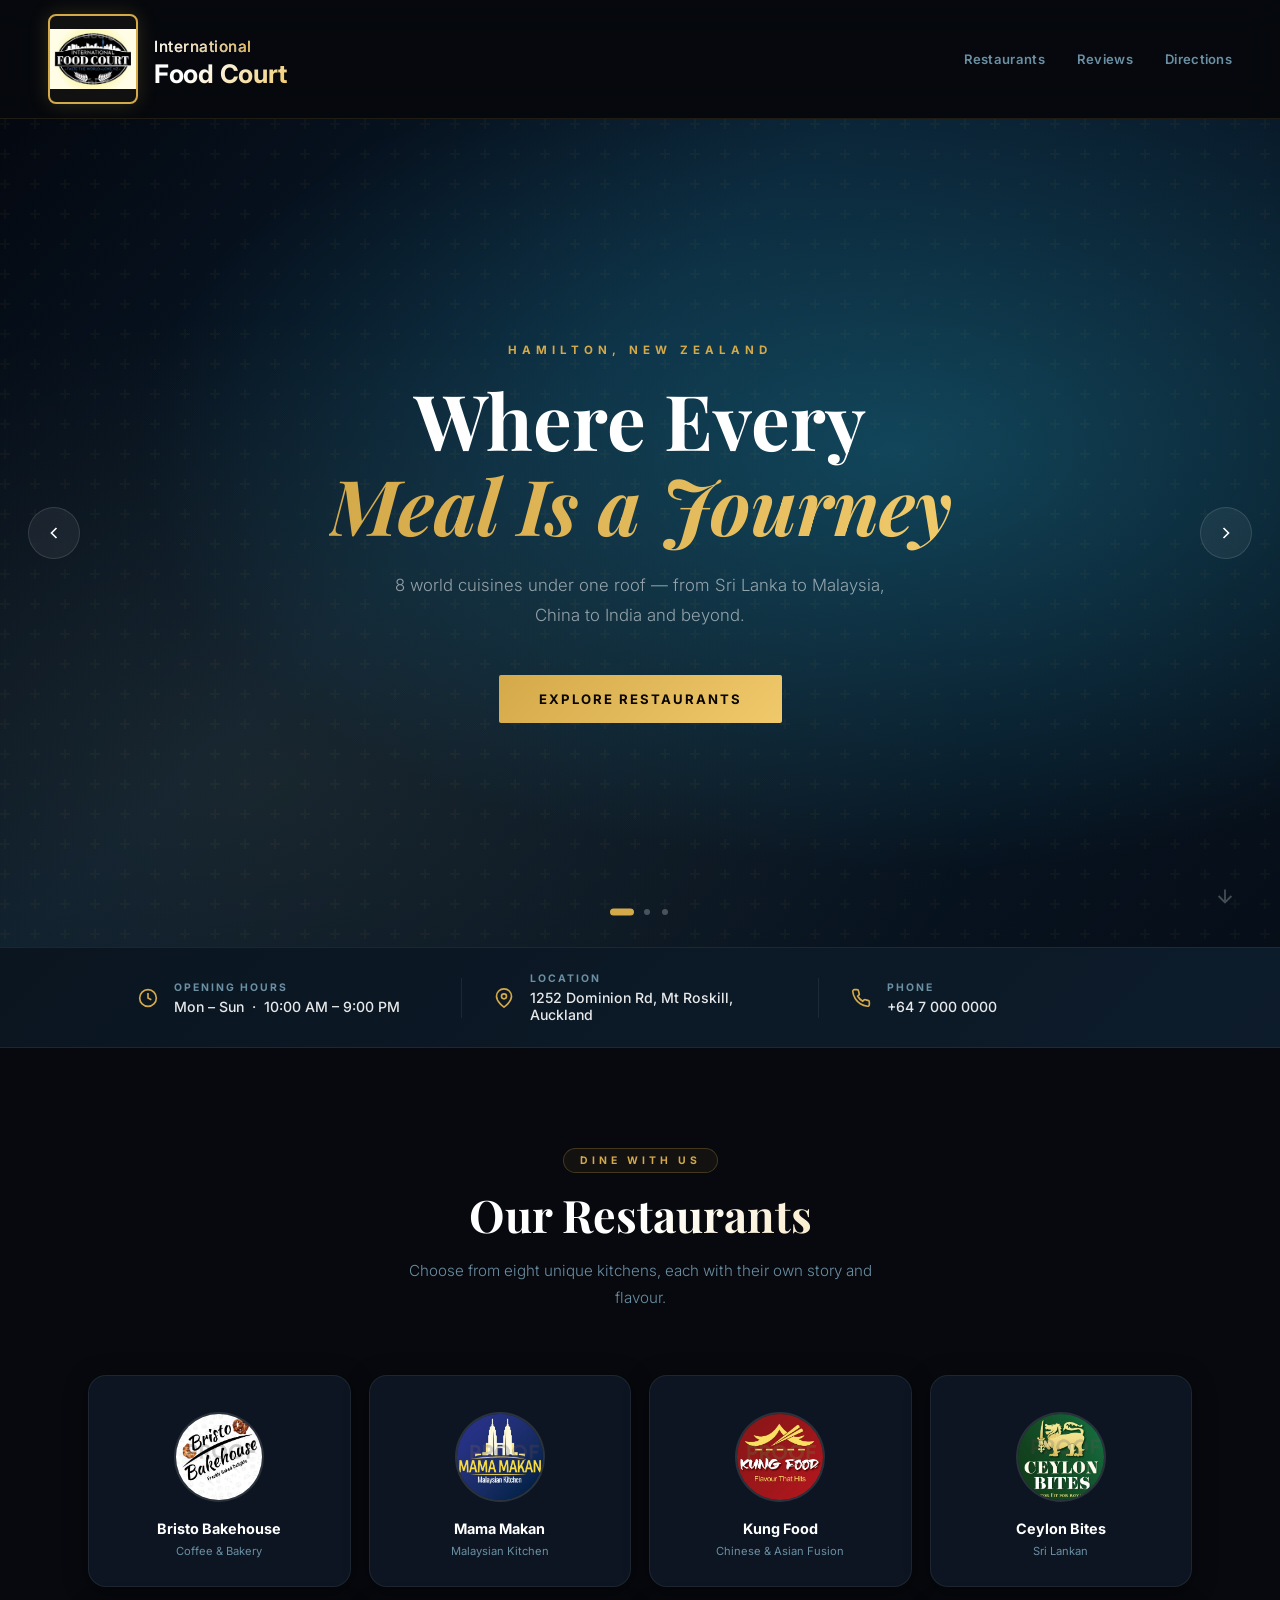
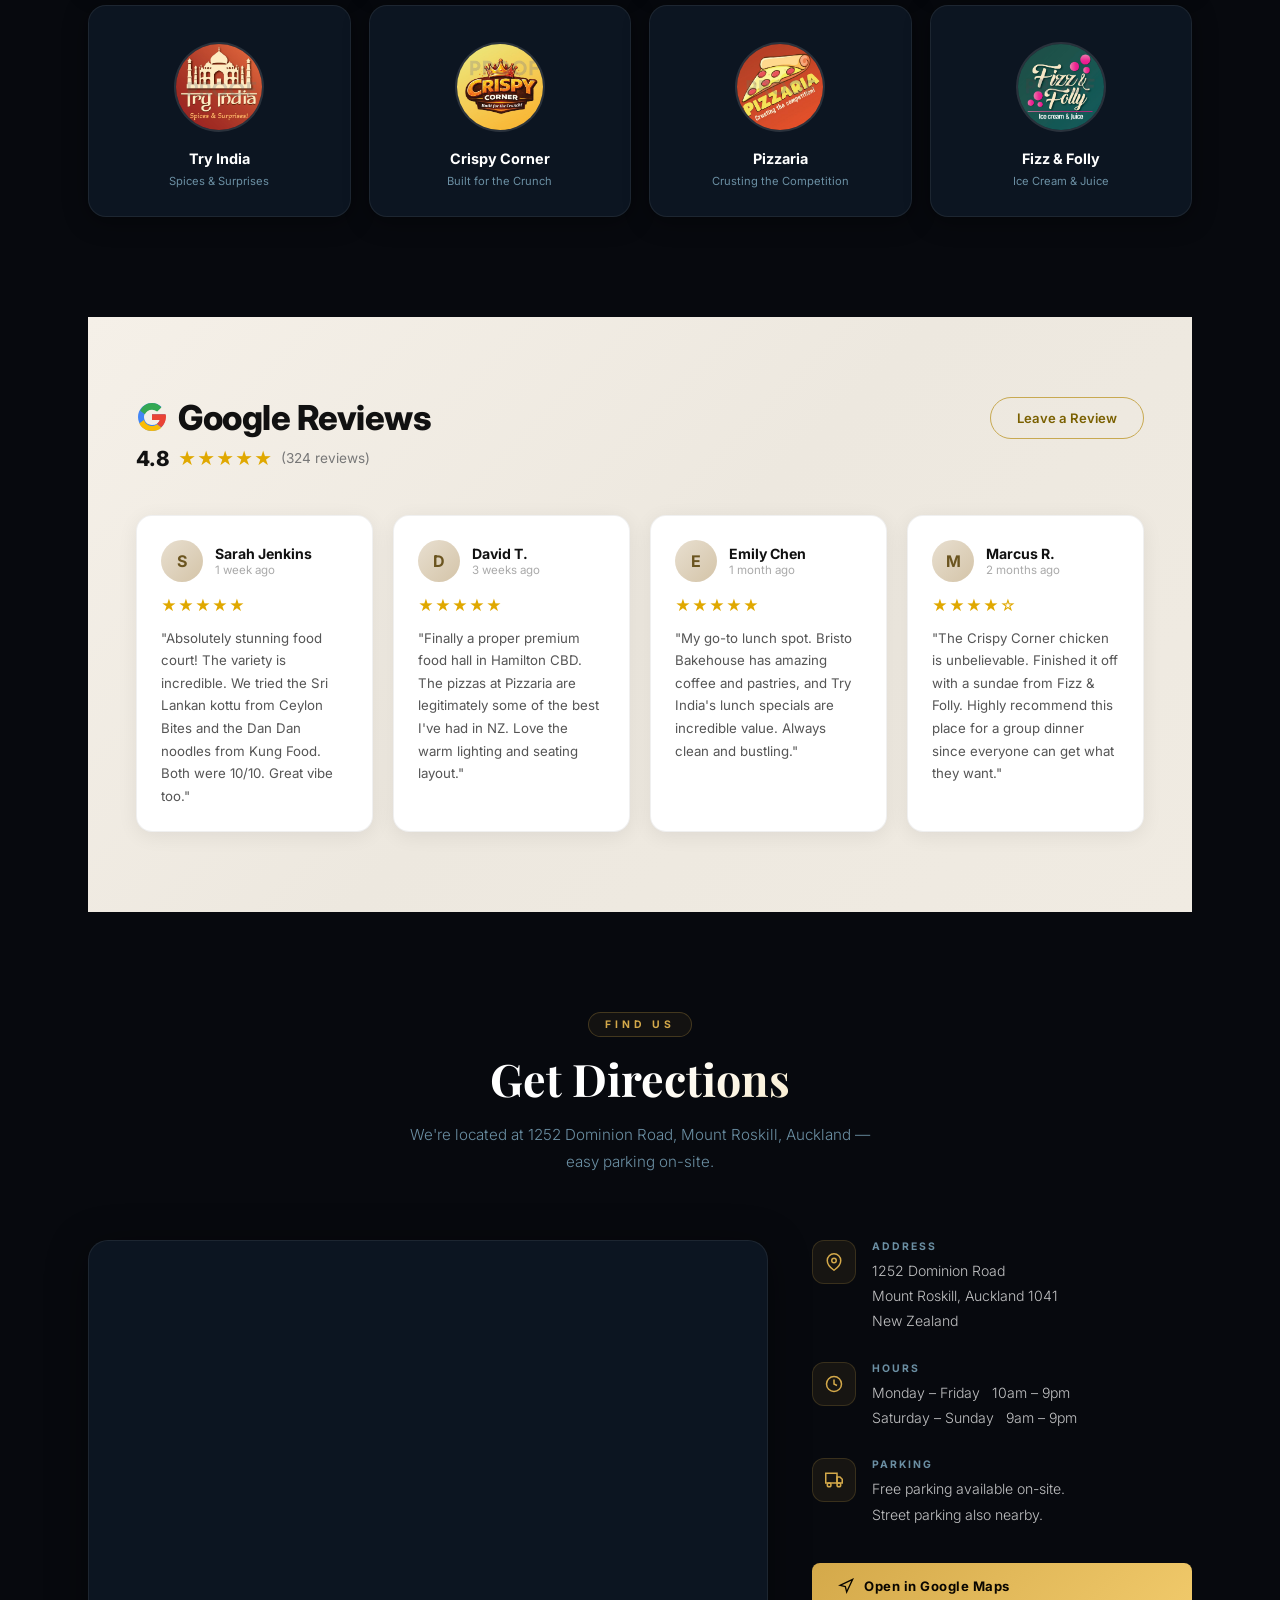
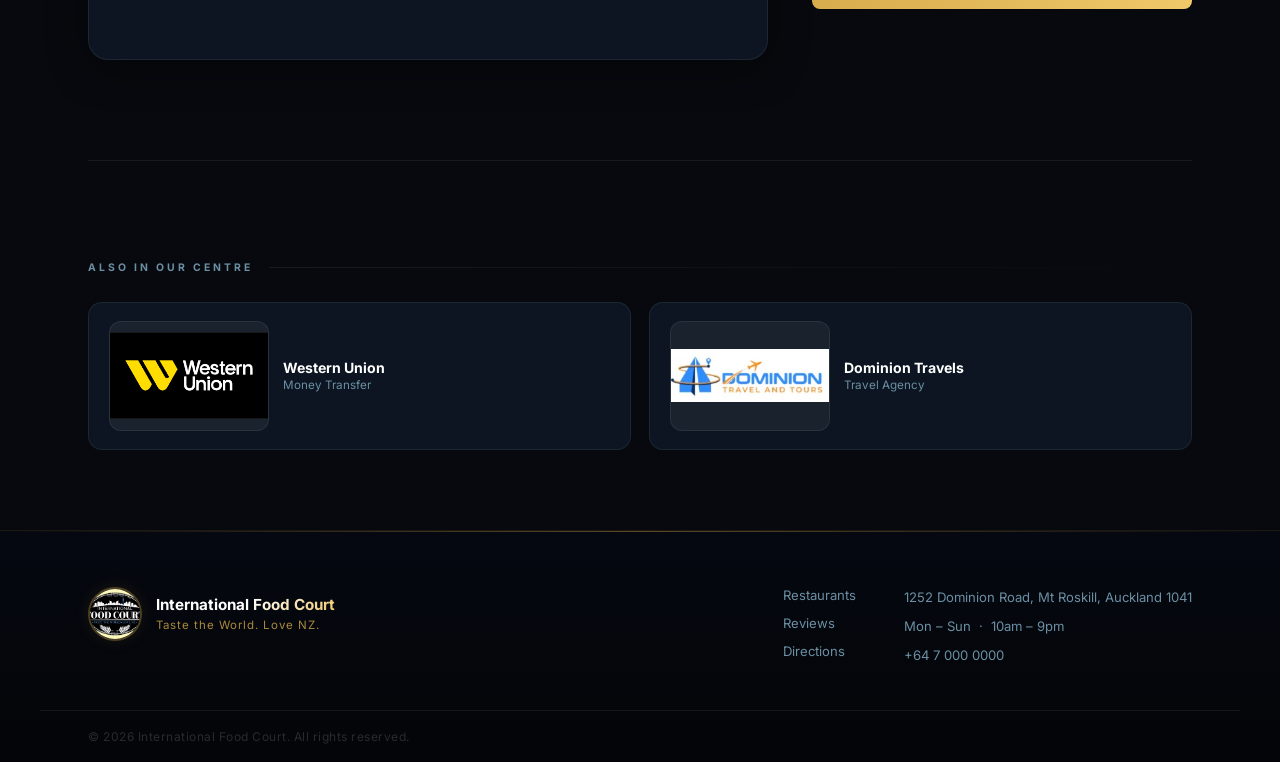
<file: index.html>
<!DOCTYPE html>
<html lang="en">
<head>
  <meta charset="UTF-8" />
  <meta name="viewport" content="width=device-width, initial-scale=1.0" />
  <title>International Food Court — Taste the World. Love NZ.</title>
  <link rel="preconnect" href="https://fonts.googleapis.com">
  <link rel="preconnect" href="https://fonts.gstatic.com" crossorigin>
  <link href="https://fonts.googleapis.com/css2?family=Playfair+Display:ital,wght@0,500;0,700;1,500&family=Inter:wght@300;400;500;600;700&display=swap" rel="stylesheet">
  <link rel="stylesheet" href="css/styles.css" />
</head>
<body>

  <!-- ── STICKY NAV ── -->
  <header class="site-header" id="top">
    <div class="header-logo">
      <img src="images/logos/food-court-logo.jpeg" alt="International Food Court"
           onerror="this.style.display='none'">
    </div>
    <div class="header-text">
      <div class="header-title"><span class="title-small">International</span><br>Food Court</div>
    </div>
    <nav class="header-nav">
      <a href="#restaurants">Restaurants</a>
      <a href="#reviews">Reviews</a>
      <a href="#directions">Directions</a>
    </nav>
  </header>

  <!-- ── HERO SLIDER ── -->
  <section class="hero-slider" id="hero">
    <div class="slides-track" id="slidesTrack">

      <div class="slide slide-1">
        <div class="slide-bg"></div>
        <div class="slide-content">
          <p class="slide-eyebrow">Hamilton, New Zealand</p>
          <h1 class="slide-title">Where Every<br><em>Meal Is a Journey</em></h1>
          <p class="slide-sub">8 world cuisines under one roof — from Sri Lanka to Malaysia, China to India and beyond.</p>
          <a href="#restaurants" class="slide-cta">Explore Restaurants</a>
        </div>
      </div>

      <div class="slide slide-2">
        <div class="slide-bg"></div>
        <div class="slide-content">
          <p class="slide-eyebrow">Freshly Made Daily</p>
          <h1 class="slide-title">Authentic Flavours,<br><em>Crafted with Love</em></h1>
          <p class="slide-sub">Our chefs bring generations of tradition to every dish, every single day.</p>
          <a href="#restaurants" class="slide-cta">See Our Menus</a>
        </div>
      </div>

      <div class="slide slide-3">
        <div class="slide-bg"></div>
        <div class="slide-content">
          <p class="slide-eyebrow">Open 7 Days</p>
          <h1 class="slide-title">Good Food,<br><em>Great Company</em></h1>
          <p class="slide-sub">The perfect spot for lunch, a quick bite, or a full family feast. Come as you are.</p>
          <a href="#directions" class="slide-cta">Find Us</a>
        </div>
      </div>

    </div>

    <!-- Slider Controls -->
    <button class="slider-btn prev" id="prevBtn" aria-label="Previous">
      <svg viewBox="0 0 24 24" fill="none" stroke="currentColor" stroke-width="2"><polyline points="15 18 9 12 15 6"/></svg>
    </button>
    <button class="slider-btn next" id="nextBtn" aria-label="Next">
      <svg viewBox="0 0 24 24" fill="none" stroke="currentColor" stroke-width="2"><polyline points="9 18 15 12 9 6"/></svg>
    </button>

    <!-- Dots -->
    <div class="slider-dots" id="sliderDots">
      <button class="dot active" data-index="0"></button>
      <button class="dot" data-index="1"></button>
      <button class="dot" data-index="2"></button>
    </div>

    <!-- Scroll hint -->
    <div class="hero-scroll-hint">
      <svg viewBox="0 0 24 24" fill="none" stroke="currentColor" stroke-width="2"><path d="M12 5v14M5 12l7 7 7-7"/></svg>
    </div>
  </section>

  <!-- ── INFO BAR ── -->
  <div class="info-bar">
    <div class="info-bar-inner">
      <div class="info-item">
        <svg viewBox="0 0 24 24" fill="none" stroke="currentColor" stroke-width="2"><circle cx="12" cy="12" r="10"/><polyline points="12 6 12 12 16 14"/></svg>
        <div>
          <div class="info-label">Opening Hours</div>
          <div class="info-value">Mon – Sun &nbsp;·&nbsp; 10:00 AM – 9:00 PM</div>
        </div>
      </div>
      <div class="info-divider"></div>
      <div class="info-item">
        <svg viewBox="0 0 24 24" fill="none" stroke="currentColor" stroke-width="2"><path d="M21 10c0 7-9 13-9 13s-9-6-9-13a9 9 0 0118 0z"/><circle cx="12" cy="10" r="3"/></svg>
        <div>
          <div class="info-label">Location</div>
          <div class="info-value">1252 Dominion Rd, Mt Roskill, Auckland</div>
        </div>
      </div>
      <div class="info-divider"></div>
      <div class="info-item">
        <svg viewBox="0 0 24 24" fill="none" stroke="currentColor" stroke-width="2"><path d="M22 16.92v3a2 2 0 01-2.18 2 19.79 19.79 0 01-8.63-3.07 19.5 19.5 0 01-6-6A19.79 19.79 0 012.12 4.18 2 2 0 014.11 2h3a2 2 0 012 1.72c.127.96.361 1.903.7 2.81a2 2 0 01-.45 2.11L8.09 9.91a16 16 0 006 6l1.27-1.27a2 2 0 012.11-.45c.907.339 1.85.573 2.81.7A2 2 0 0122 16.92z"/></svg>
        <div>
          <div class="info-label">Phone</div>
          <div class="info-value">+64 7 000 0000</div>
        </div>
      </div>
    </div>
  </div>

  <!-- ── MAIN CONTENT ── -->
  <main class="main-content">

    <!-- Restaurants -->
    <section id="restaurants" class="section">
      <div class="section-header reveal">
        <div class="section-eyebrow">Dine With Us</div>
        <h2 class="section-title">Our Restaurants</h2>
        <p class="section-sub">Choose from eight unique kitchens, each with their own story and flavour.</p>
      </div>

      <div class="shop-grid">

        <a class="shop-card reveal reveal-delay-1" href="shops/bristo-bakehouse.html">
          <div class="shop-card-logo">
            <img src="images/logos/bristo-bakehouse.jpeg" alt=""
                 onerror="this.style.display='none';this.nextElementSibling.style.display='flex'">
            <span class="logo-fallback">B</span>
          </div>
          <div class="shop-card-info">
            <div class="shop-name">Bristo Bakehouse</div>
            <div class="shop-cuisine">Coffee &amp; Bakery</div>
          </div>
        </a>

        <a class="shop-card reveal reveal-delay-2" href="shops/mama-makan.html">
          <div class="shop-card-logo">
            <img src="images/logos/mama-makan.jpeg" alt=""
                 onerror="this.style.display='none';this.nextElementSibling.style.display='flex'">
            <span class="logo-fallback">M</span>
          </div>
          <div class="shop-card-info">
            <div class="shop-name">Mama Makan</div>
            <div class="shop-cuisine">Malaysian Kitchen</div>
          </div>
        </a>

        <a class="shop-card reveal reveal-delay-3" href="shops/kung-food.html">
          <div class="shop-card-logo">
            <img src="images/logos/kung-food.jpeg" alt=""
                 onerror="this.style.display='none';this.nextElementSibling.style.display='flex'">
            <span class="logo-fallback">K</span>
          </div>
          <div class="shop-card-info">
            <div class="shop-name">Kung Food</div>
            <div class="shop-cuisine">Chinese &amp; Asian Fusion</div>
          </div>
        </a>

        <a class="shop-card reveal reveal-delay-4" href="shops/ceylon-bites.html">
          <div class="shop-card-logo">
            <img src="images/logos/ceylon-bites.jpeg" alt=""
                 onerror="this.style.display='none';this.nextElementSibling.style.display='flex'">
            <span class="logo-fallback">C</span>
          </div>
          <div class="shop-card-info">
            <div class="shop-name">Ceylon Bites</div>
            <div class="shop-cuisine">Sri Lankan</div>
          </div>
        </a>

        <a class="shop-card reveal reveal-delay-5" href="#">
          <div class="shop-card-logo">
            <img src="images/logos/try-india.jpeg" alt=""
                 onerror="this.style.display='none';this.nextElementSibling.style.display='flex'">
            <span class="logo-fallback">T</span>
          </div>
          <div class="shop-card-info">
            <div class="shop-name">Try India</div>
            <div class="shop-cuisine">Spices &amp; Surprises</div>
          </div>
        </a>

        <a class="shop-card reveal reveal-delay-6" href="#">
          <div class="shop-card-logo">
            <img src="images/logos/crispy-corner.jpeg" alt=""
                 onerror="this.style.display='none';this.nextElementSibling.style.display='flex'">
            <span class="logo-fallback">C</span>
          </div>
          <div class="shop-card-info">
            <div class="shop-name">Crispy Corner</div>
            <div class="shop-cuisine">Built for the Crunch</div>
          </div>
        </a>

        <a class="shop-card reveal reveal-delay-7" href="#">
          <div class="shop-card-logo">
            <img src="images/logos/pizzaria.jpeg" alt=""
                 onerror="this.style.display='none';this.nextElementSibling.style.display='flex'">
            <span class="logo-fallback">P</span>
          </div>
          <div class="shop-card-info">
            <div class="shop-name">Pizzaria</div>
            <div class="shop-cuisine">Crusting the Competition</div>
          </div>
        </a>

        <a class="shop-card reveal reveal-delay-8" href="#">
          <div class="shop-card-logo">
            <img src="images/logos/fizz-folly.jpeg" alt=""
                 onerror="this.style.display='none';this.nextElementSibling.style.display='flex'">
            <span class="logo-fallback">F</span>
          </div>
          <div class="shop-card-info">
            <div class="shop-name">Fizz &amp; Folly</div>
            <div class="shop-cuisine">Ice Cream &amp; Juice</div>
          </div>
        </a>

      </div>
    </section>

    <!-- ── GOOGLE REVIEWS ── -->
    <section id="reviews" class="reviews-section-wrap">
      <div class="reviews-inner">

        <!-- Top row: heading + button -->
        <div class="reviews-top-row reveal">
          <div>
            <h2 class="reviews-heading">
              <svg xmlns="http://www.w3.org/2000/svg" viewBox="0 0 48 48" width="32" height="32" style="vertical-align:middle;margin-right:10px;flex-shrink:0;">
                <path fill="#4285F4" d="M44.5 20H24v8.5h11.7C34.2 33.5 29.7 36 24 36c-6.6 0-12-5.4-12-12s5.4-12 12-12c3 0 5.7 1.1 7.8 2.9l6.3-6.3C34.4 5.1 29.5 3 24 3 12.4 3 3 12.4 3 24s9.4 21 21 21c10.9 0 20-7.9 20-21 0-1.3-.1-2.7-.5-4z"/>
                <path fill="#34A853" d="M6.3 14.7l7 5.1C15.1 16 19.2 13 24 13c3 0 5.7 1.1 7.8 2.9l6.3-6.3C34.4 5.1 29.5 3 24 3 16.1 3 9.3 7.9 6.3 14.7z"/>
                <path fill="#FBBC05" d="M24 45c5.4 0 10.3-1.8 14.1-4.9l-6.5-5.3C29.6 36.6 26.9 37.5 24 37.5c-5.6 0-10.4-3.8-12.1-9l-7 5.4C8.7 41.4 15.8 45 24 45z"/>
                <path fill="#EA4335" d="M44.5 20H24v8.5h11.7c-.8 2.3-2.3 4.3-4.3 5.7l6.5 5.3C42 35.7 45 30.3 45 24c0-1.3-.1-2.7-.5-4z"/>
              </svg>
              Google Reviews
            </h2>
            <div class="reviews-meta">
              <span class="reviews-score">4.8</span>
              <span class="reviews-stars">★★★★★</span>
              <span class="reviews-count">(324 reviews)</span>
            </div>
          </div>
          <a href="https://g.page/r/review" target="_blank" rel="noopener" class="leave-review-btn">Leave a Review</a>
        </div>

        <!-- Cards grid -->
        <div class="reviews-grid">

          <div class="review-card reveal reveal-delay-1">
            <div class="review-card-top">
              <div class="review-avatar">S</div>
              <div class="review-person">
                <div class="review-author">Sarah Jenkins</div>
                <div class="review-date">1 week ago</div>
              </div>
            </div>
            <div class="review-stars-row">★★★★★</div>
            <p class="review-text">"Absolutely stunning food court! The variety is incredible. We tried the Sri Lankan kottu from Ceylon Bites and the Dan Dan noodles from Kung Food. Both were 10/10. Great vibe too."</p>
          </div>

          <div class="review-card reveal reveal-delay-2">
            <div class="review-card-top">
              <div class="review-avatar">D</div>
              <div class="review-person">
                <div class="review-author">David T.</div>
                <div class="review-date">3 weeks ago</div>
              </div>
            </div>
            <div class="review-stars-row">★★★★★</div>
            <p class="review-text">"Finally a proper premium food hall in Hamilton CBD. The pizzas at Pizzaria are legitimately some of the best I've had in NZ. Love the warm lighting and seating layout."</p>
          </div>

          <div class="review-card reveal reveal-delay-3">
            <div class="review-card-top">
              <div class="review-avatar">E</div>
              <div class="review-person">
                <div class="review-author">Emily Chen</div>
                <div class="review-date">1 month ago</div>
              </div>
            </div>
            <div class="review-stars-row">★★★★★</div>
            <p class="review-text">"My go-to lunch spot. Bristo Bakehouse has amazing coffee and pastries, and Try India's lunch specials are incredible value. Always clean and bustling."</p>
          </div>

          <div class="review-card reveal reveal-delay-4">
            <div class="review-card-top">
              <div class="review-avatar">M</div>
              <div class="review-person">
                <div class="review-author">Marcus R.</div>
                <div class="review-date">2 months ago</div>
              </div>
            </div>
            <div class="review-stars-row">★★★★☆</div>
            <p class="review-text">"The Crispy Corner chicken is unbelievable. Finished it off with a sundae from Fizz &amp; Folly. Highly recommend this place for a group dinner since everyone can get what they want."</p>
          </div>

        </div>
      </div>
    </section>

    <!-- ── DIRECTIONS / MAP ── -->
    <section id="directions" class="section directions-section">
      <div class="section-header reveal">
        <div class="section-eyebrow">Find Us</div>
        <h2 class="section-title">Get Directions</h2>
        <p class="section-sub">We're located at 1252 Dominion Road, Mount Roskill, Auckland — easy parking on-site.</p>
      </div>

      <div class="directions-grid reveal">
        <div class="map-embed">
          <iframe
            src="https://www.google.com/maps/embed?pb=!1m18!1m12!1m3!1d3192.1!2d174.7315!3d-36.9005!2m3!1f0!2f0!3f0!3m2!1i1024!2i768!4f13.1!3m3!1m2!1s0x6d0d47f40b10a193%3A0x1!2s1252+Dominion+Road%2C+Mount+Roskill%2C+Auckland+1041%2C+New+Zealand!5e0!3m2!1sen!2snz!4v1712700000000!5m2!1sen!2snz"
            width="100%" height="100%" style="border:0;" allowfullscreen="" loading="lazy"
            referrerpolicy="no-referrer-when-downgrade" title="Google Maps — International Food Court, 1252 Dominion Road">
          </iframe>
        </div>

        <div class="directions-info">
          <div class="dir-block">
            <div class="dir-icon">
              <svg viewBox="0 0 24 24" fill="none" stroke="currentColor" stroke-width="2"><path d="M21 10c0 7-9 13-9 13s-9-6-9-13a9 9 0 0118 0z"/><circle cx="12" cy="10" r="3"/></svg>
            </div>
            <div>
              <div class="dir-label">Address</div>
              <div class="dir-value">1252 Dominion Road<br>Mount Roskill, Auckland 1041<br>New Zealand</div>
            </div>
          </div>

          <div class="dir-block">
            <div class="dir-icon">
              <svg viewBox="0 0 24 24" fill="none" stroke="currentColor" stroke-width="2"><circle cx="12" cy="12" r="10"/><polyline points="12 6 12 12 16 14"/></svg>
            </div>
            <div>
              <div class="dir-label">Hours</div>
              <div class="dir-value">Monday – Friday &nbsp; 10am – 9pm<br>Saturday – Sunday &nbsp; 9am – 9pm</div>
            </div>
          </div>

          <div class="dir-block">
            <div class="dir-icon">
              <svg viewBox="0 0 24 24" fill="none" stroke="currentColor" stroke-width="2"><rect x="1" y="3" width="15" height="13"/><polygon points="16 8 20 8 23 11 23 16 16 16 16 8"/><circle cx="5.5" cy="18.5" r="2.5"/><circle cx="18.5" cy="18.5" r="2.5"/></svg>
            </div>
            <div>
              <div class="dir-label">Parking</div>
              <div class="dir-value">Free parking available on-site.<br>Street parking also nearby.</div>
            </div>
          </div>

          <a href="https://maps.google.com/?q=1252+Dominion+Road+Mount+Roskill+Auckland+1041+New+Zealand" target="_blank" rel="noopener" class="get-directions-btn">
            <svg viewBox="0 0 24 24" fill="none" stroke="currentColor" stroke-width="2"><polygon points="3 11 22 2 13 21 11 13 3 11"/></svg>
            Open in Google Maps
          </a>
        </div>
      </div>
    </section>

    <!-- Services -->
    <section class="section services-section">
      <div class="section-label">
        <h2>Also In Our Centre</h2>
        <div class="section-label-line"></div>
      </div>
      <div class="services-grid reveal">
        <a class="service-card" href="#">
          <div class="service-logo">
            <img src="images/logos/western-union.png" alt=""
                 onerror="this.style.display='none';this.nextElementSibling.style.display='flex'">
            <span class="logo-fallback">W</span>
          </div>
          <div class="service-info">
            <div class="service-name">Western Union</div>
            <div class="service-type">Money Transfer</div>
          </div>
        </a>
        <a class="service-card" href="#">
          <div class="service-logo">
            <img src="images/logos/dominion-travels.jpg" alt=""
                 onerror="this.style.display='none';this.nextElementSibling.style.display='flex'">
            <span class="logo-fallback">D</span>
          </div>
          <div class="service-info">
            <div class="service-name">Dominion Travels</div>
            <div class="service-type">Travel Agency</div>
          </div>
        </a>
      </div>
    </section>

  </main>

  <!-- ── FOOTER ── -->
  <footer class="site-footer">
    <div class="footer-inner">
      <div class="footer-brand">
        <div class="footer-logo">
          <img src="images/logos/food-court-logo.jpeg" alt="" onerror="this.style.display='none'">
        </div>
        <div>
          <div class="footer-name">International Food Court</div>
          <div class="footer-tag">Taste the World. Love NZ.</div>
        </div>
      </div>
      <div class="footer-links">
        <a href="#restaurants">Restaurants</a>
        <a href="#reviews">Reviews</a>
        <a href="#directions">Directions</a>
      </div>
      <div class="footer-contact">
        <div>1252 Dominion Road, Mt Roskill, Auckland 1041</div>
        <div>Mon – Sun &nbsp;·&nbsp; 10am – 9pm</div>
        <div>+64 7 000 0000</div>
      </div>
    </div>
    <div class="footer-bottom">
      <p>&copy; 2026 International Food Court. All rights reserved.</p>
    </div>
  </footer>

  <script>
    // ── Hero Slider ──
    const track = document.getElementById('slidesTrack');
    const dots  = document.querySelectorAll('.dot');
    let current = 0;
    const total = 3;
    let autoTimer;

    function goTo(n) {
      current = (n + total) % total;
      track.style.transform = `translateX(-${current * 100}%)`;
      dots.forEach((d, i) => d.classList.toggle('active', i === current));
    }

    document.getElementById('nextBtn').addEventListener('click', () => { goTo(current + 1); resetAuto(); });
    document.getElementById('prevBtn').addEventListener('click', () => { goTo(current - 1); resetAuto(); });
    dots.forEach(d => d.addEventListener('click', () => { goTo(+d.dataset.index); resetAuto(); }));

    function resetAuto() { clearInterval(autoTimer); autoTimer = setInterval(() => goTo(current + 1), 5500); }
    resetAuto();

    // ── Smooth scroll for nav links ──
    document.querySelectorAll('a[href^="#"]').forEach(a => {
      a.addEventListener('click', e => {
        const target = document.querySelector(a.getAttribute('href'));
        if (target) { e.preventDefault(); target.scrollIntoView({ behavior: 'smooth', block: 'start' }); }
      });
    });

    // ── Header scroll effect ──
    const header = document.querySelector('.site-header');
    window.addEventListener('scroll', () => {
      header.classList.toggle('scrolled', window.scrollY > 60);
    }, { passive: true });

    // ── Scroll reveal ──
    const revealEls = document.querySelectorAll('.reveal');
    const observer = new IntersectionObserver((entries) => {
      entries.forEach(e => { if (e.isIntersecting) { e.target.classList.add('visible'); observer.unobserve(e.target); } });
    }, { threshold: 0.12 });
    revealEls.forEach(el => observer.observe(el));
  </script>

</body>
</html>
</file>
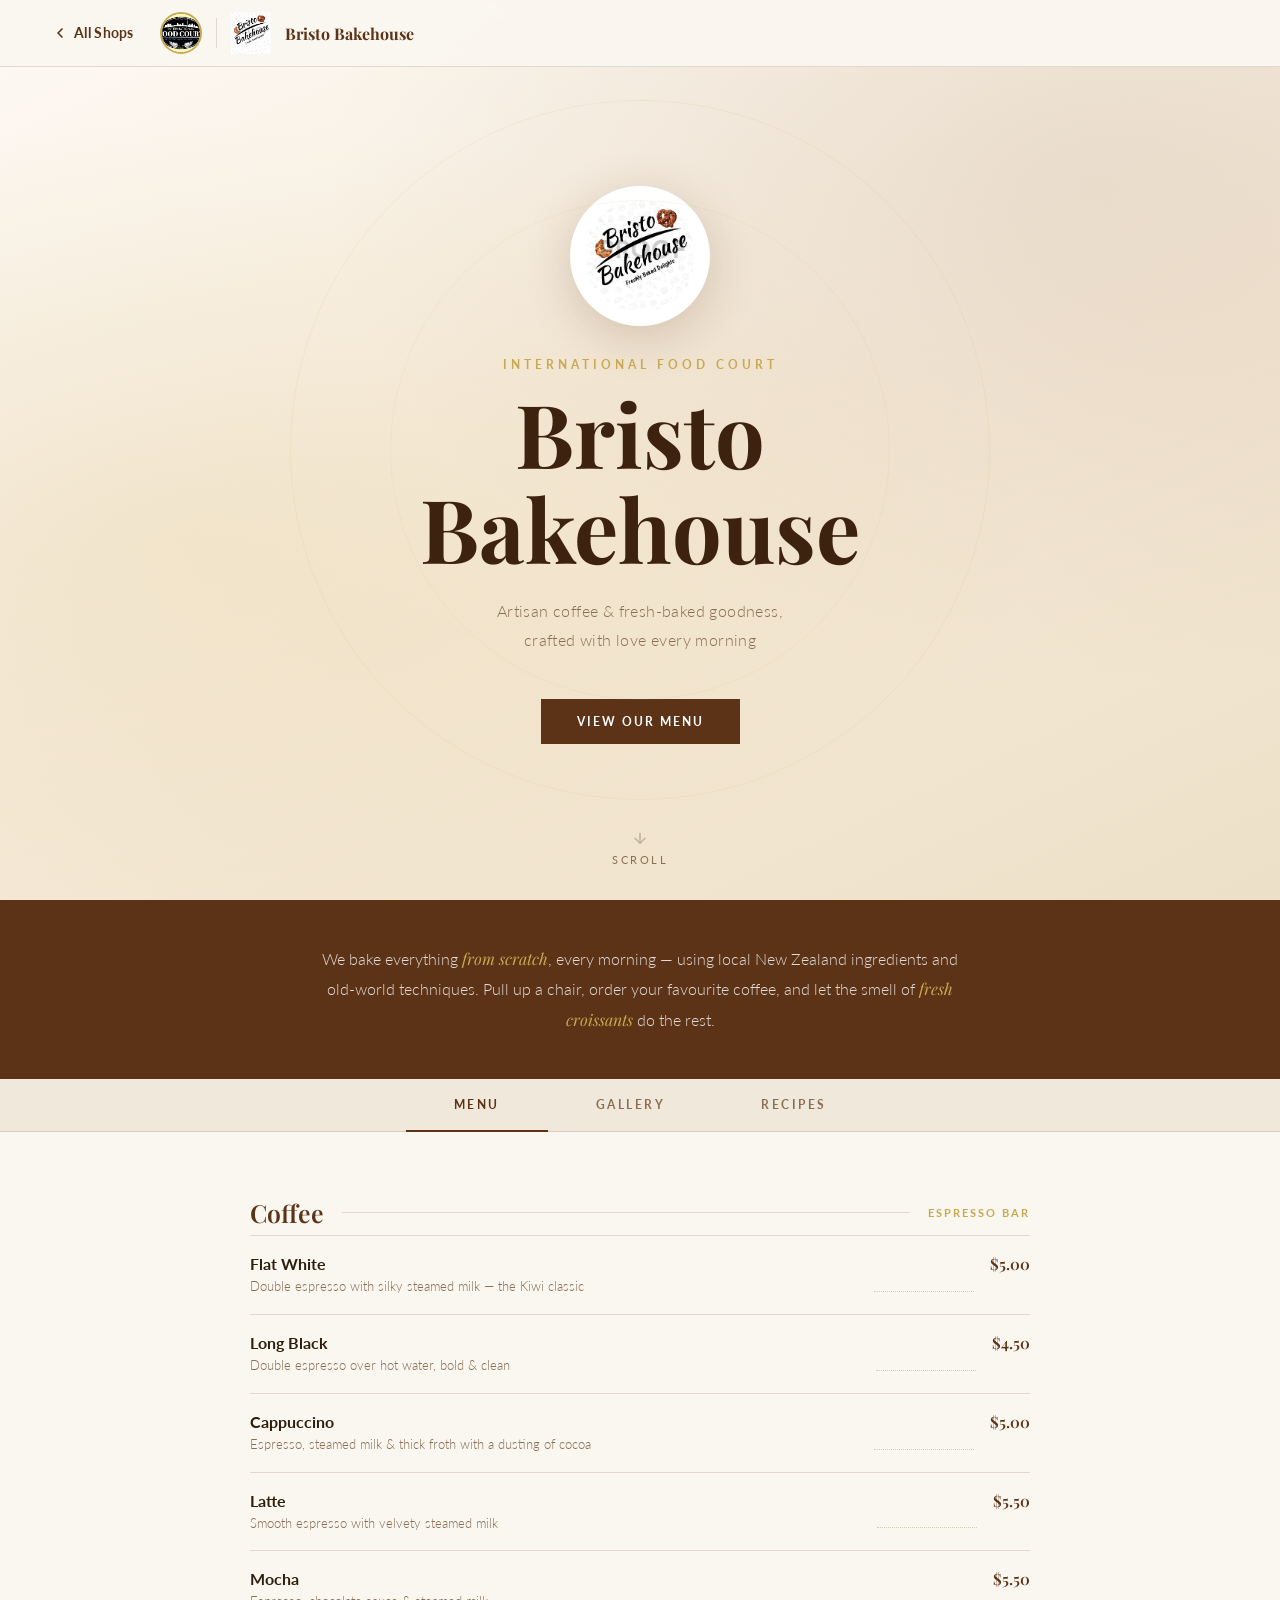
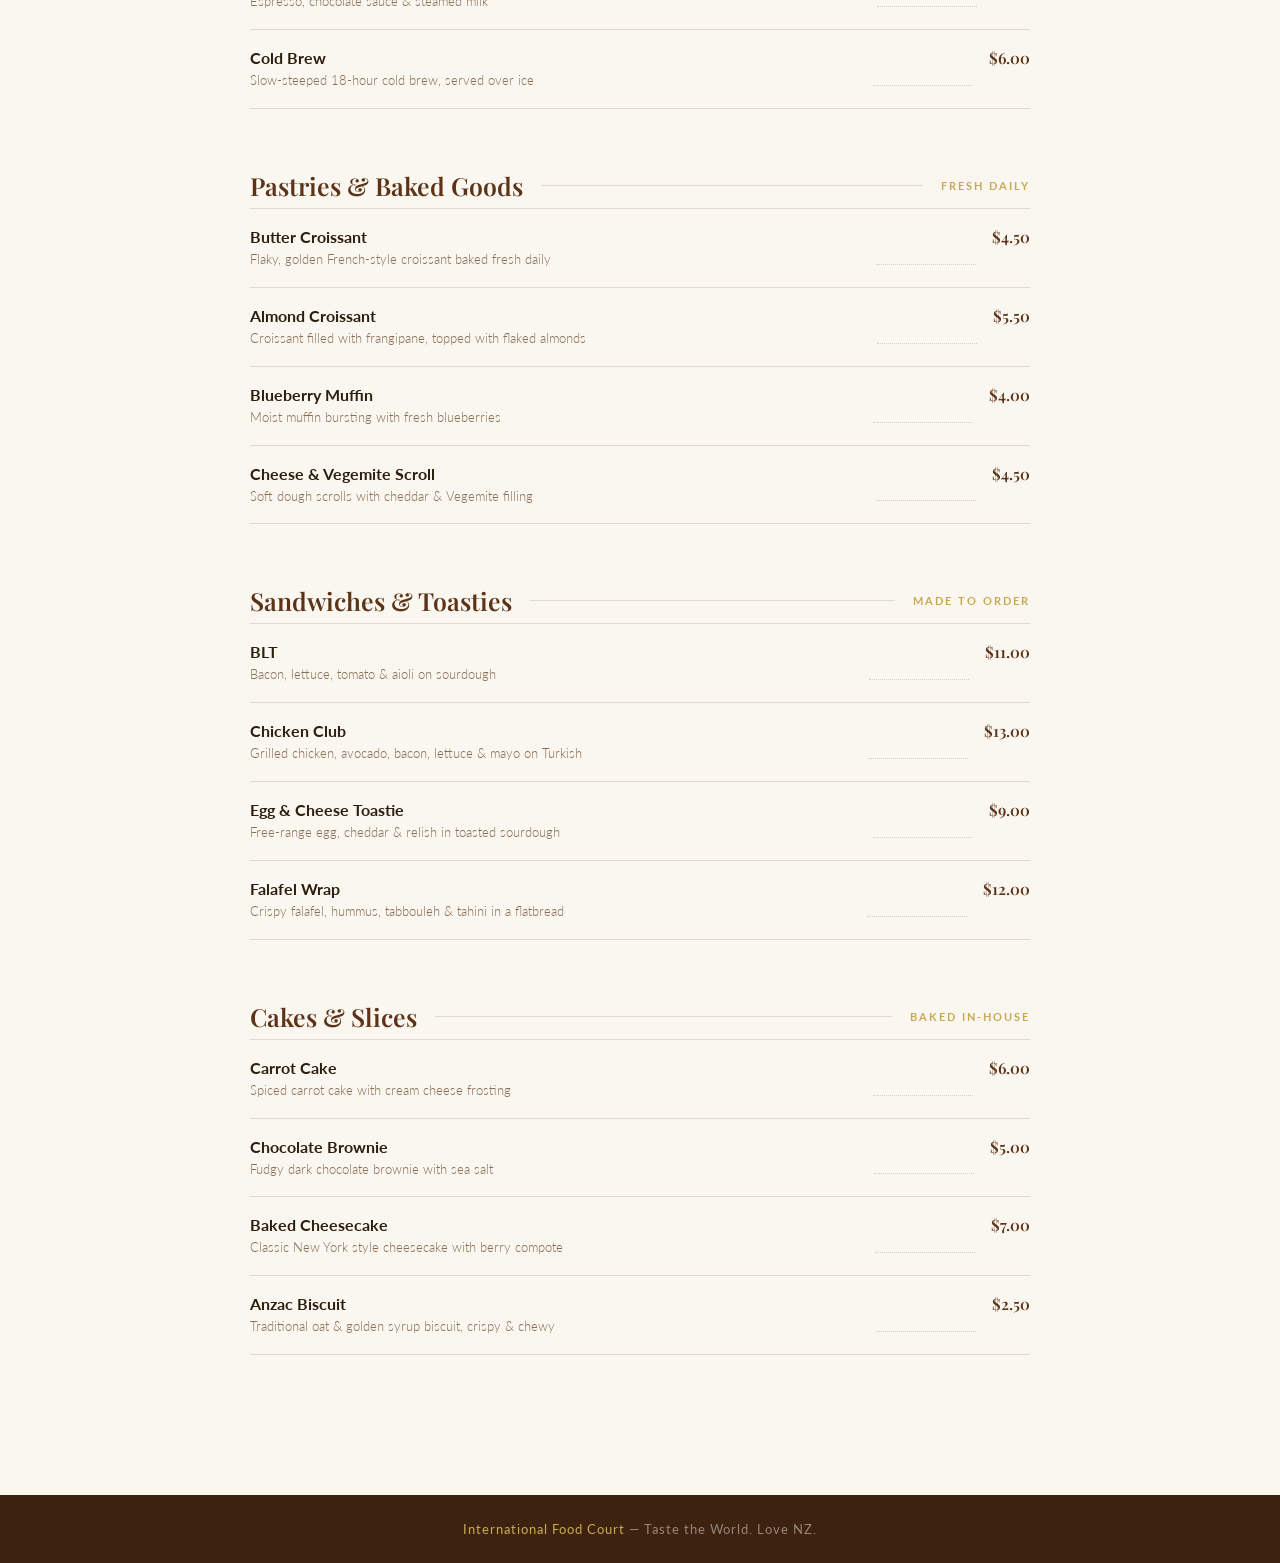
<file: shops/bristo-bakehouse.html>
<!DOCTYPE html>
<html lang="en">
<head>
  <meta charset="UTF-8" />
  <meta name="viewport" content="width=device-width, initial-scale=1.0" />
  <title>Bristo Bakehouse – Coffee &amp; Bakery</title>
  <link rel="preconnect" href="https://fonts.googleapis.com">
  <link rel="preconnect" href="https://fonts.gstatic.com" crossorigin>
  <link href="https://fonts.googleapis.com/css2?family=Playfair+Display:ital,wght@0,400;0,600;0,700;1,400&family=Lato:wght@300;400;700&display=swap" rel="stylesheet">
  <style>
    *, *::before, *::after { box-sizing: border-box; margin: 0; padding: 0; }

    :root {
      --brand:    #5c3317;
      --brand-dk: #3e2210;
      --accent:   #c8a951;
      --bg:       #faf6f0;
      --bg-alt:   #f0e8db;
      --text:     #2d1f0e;
      --muted:    #8a6f55;
      --border:   rgba(92, 51, 23, 0.15);
    }

    body {
      font-family: 'Lato', 'Segoe UI', sans-serif;
      background: var(--bg);
      color: var(--text);
      min-height: 100vh;
    }

    a { color: inherit; text-decoration: none; }
    img { display: block; max-width: 100%; }

    /* ── Top Bar ── */
    .top-bar {
      display: flex;
      align-items: center;
      gap: 14px;
      padding: 12px 40px;
      background: rgba(250, 246, 240, 0.96);
      backdrop-filter: blur(10px);
      border-bottom: 1px solid var(--border);
      position: fixed;
      top: 0; left: 0; right: 0;
      z-index: 100;
    }

    .back-btn {
      display: flex;
      align-items: center;
      gap: 6px;
      font-size: 0.85rem;
      font-weight: 700;
      color: var(--brand);
      padding: 7px 12px;
      border-radius: 6px;
      transition: background 0.2s;
      white-space: nowrap;
      letter-spacing: 0.3px;
    }
    .back-btn:hover { background: rgba(92, 51, 23, 0.08); }
    .back-btn svg { width: 16px; height: 16px; }

    .top-bar-fc-logo {
      width: 42px; height: 42px;
      border-radius: 50%;
      overflow: hidden;
      border: 2px solid var(--accent);
      flex-shrink: 0;
    }
    .top-bar-fc-logo img { width: 100%; height: 100%; object-fit: cover; }

    .top-bar-divider {
      width: 1px; height: 30px;
      background: var(--border);
      flex-shrink: 0;
    }

    .top-bar-shop-logo {
      height: 42px;
      object-fit: contain;
      flex-shrink: 0;
    }

    .top-bar-shop-name {
      font-family: 'Playfair Display', serif;
      font-size: 1rem;
      font-weight: 700;
      color: var(--brand);
    }

    /* ── Hero ── */
    .shop-hero {
      min-height: 100vh;
      background:
        radial-gradient(ellipse at 15% 60%, rgba(200, 169, 81, 0.14) 0%, transparent 55%),
        radial-gradient(ellipse at 85% 20%, rgba(92, 51, 23, 0.09) 0%, transparent 50%),
        linear-gradient(155deg, #fdf9f4 0%, #f6ead8 55%, #ede0c8 100%);
      display: flex;
      flex-direction: column;
      align-items: center;
      justify-content: center;
      text-align: center;
      padding: 120px 40px 90px;
      position: relative;
      overflow: hidden;
    }

    /* subtle decorative texture rings */
    .shop-hero::before {
      content: '';
      position: absolute;
      top: 50%; left: 50%;
      transform: translate(-50%, -50%);
      width: 700px; height: 700px;
      border-radius: 50%;
      border: 1px solid rgba(200, 169, 81, 0.12);
      pointer-events: none;
    }
    .shop-hero::after {
      content: '';
      position: absolute;
      top: 50%; left: 50%;
      transform: translate(-50%, -50%);
      width: 500px; height: 500px;
      border-radius: 50%;
      border: 1px solid rgba(200, 169, 81, 0.09);
      pointer-events: none;
    }

    .hero-logo {
      width: 140px; height: 140px;
      object-fit: contain;
      border-radius: 50%;
      background: #fff;
      padding: 14px;
      box-shadow: 0 10px 48px rgba(92, 51, 23, 0.2);
      margin-bottom: 32px;
      position: relative;
    }

    .hero-eyebrow {
      font-size: 0.72rem;
      letter-spacing: 4px;
      text-transform: uppercase;
      color: var(--accent);
      font-weight: 700;
      margin-bottom: 14px;
      position: relative;
    }

    .hero-title {
      font-family: 'Playfair Display', serif;
      font-size: clamp(3rem, 7vw, 5.5rem);
      font-weight: 700;
      color: var(--brand-dk);
      line-height: 1.08;
      margin-bottom: 22px;
      position: relative;
    }

    .hero-tagline {
      font-size: 1rem;
      color: var(--muted);
      font-weight: 300;
      letter-spacing: 0.4px;
      max-width: 400px;
      line-height: 1.8;
      margin-bottom: 44px;
      position: relative;
    }

    .hero-cta {
      display: inline-flex;
      align-items: center;
      gap: 10px;
      background: var(--brand);
      color: #fff;
      padding: 15px 36px;
      font-size: 0.78rem;
      font-weight: 700;
      letter-spacing: 2px;
      text-transform: uppercase;
      transition: background 0.2s, transform 0.18s;
      position: relative;
    }
    .hero-cta:hover { background: var(--brand-dk); transform: translateY(-2px); }

    .hero-scroll {
      position: absolute;
      bottom: 34px;
      left: 50%;
      transform: translateX(-50%);
      display: flex;
      flex-direction: column;
      align-items: center;
      gap: 6px;
      color: var(--muted);
      font-size: 0.68rem;
      letter-spacing: 2.5px;
      text-transform: uppercase;
      animation: scrollBounce 2.4s ease-in-out infinite;
    }
    .hero-scroll svg { width: 18px; height: 18px; opacity: 0.45; }

    @keyframes scrollBounce {
      0%, 100% { transform: translateX(-50%) translateY(0); }
      50%       { transform: translateX(-50%) translateY(7px); }
    }

    /* ── Intro Strip ── */
    .intro-strip {
      background: var(--brand);
      padding: 44px 40px;
      text-align: center;
    }
    .intro-strip p {
      max-width: 660px;
      margin: 0 auto;
      font-size: 1rem;
      line-height: 1.9;
      color: rgba(255,255,255,0.82);
      font-weight: 300;
    }
    .intro-strip em {
      font-family: 'Playfair Display', serif;
      font-style: italic;
      font-weight: 400;
      color: var(--accent);
    }

    /* ── Tab Nav ── */
    .tab-nav {
      display: flex;
      justify-content: center;
      background: var(--bg-alt);
      border-bottom: 1px solid var(--border);
      position: sticky;
      top: 67px;
      z-index: 99;
    }

    .tab-btn {
      padding: 18px 48px;
      font-family: 'Lato', sans-serif;
      font-size: 0.78rem;
      font-weight: 700;
      letter-spacing: 2.5px;
      text-transform: uppercase;
      background: none;
      border: none;
      cursor: pointer;
      color: var(--muted);
      border-bottom: 2px solid transparent;
      margin-bottom: -1px;
      transition: color 0.2s, border-color 0.2s;
    }
    .tab-btn:hover { color: var(--brand); }
    .tab-btn.active {
      color: var(--brand);
      border-bottom-color: var(--brand);
    }

    /* ── Tab Panels ── */
    .tab-panel { display: none; }
    .tab-panel.active { display: block; }

    .shop-content {
      max-width: 860px;
      margin: 0 auto;
      width: 100%;
      padding: 64px 40px 80px;
    }

    /* ── Menu ── */
    .menu-category { margin-bottom: 60px; }

    .category-header {
      display: flex;
      align-items: center;
      gap: 18px;
      margin-bottom: 6px;
    }

    .category-title {
      font-family: 'Playfair Display', serif;
      font-size: 1.55rem;
      font-weight: 600;
      color: var(--brand);
      white-space: nowrap;
    }

    .category-line {
      flex: 1;
      height: 1px;
      background: var(--border);
    }

    .category-tag {
      font-size: 0.68rem;
      letter-spacing: 2px;
      text-transform: uppercase;
      color: var(--accent);
      font-weight: 700;
      white-space: nowrap;
    }

    .menu-items { display: block; }

    .menu-item {
      display: flex;
      align-items: baseline;
      gap: 16px;
      padding: 17px 0;
      border-bottom: 1px solid var(--border);
    }
    .menu-item:first-child { border-top: 1px solid var(--border); }

    .item-info { flex: 1; min-width: 0; }

    .item-name {
      font-size: 0.97rem;
      font-weight: 700;
      color: var(--text);
      margin-bottom: 3px;
    }

    .item-desc {
      font-size: 0.84rem;
      color: var(--muted);
      font-weight: 300;
      line-height: 1.55;
    }

    .item-dots {
      flex: 1;
      max-width: 100px;
      border-bottom: 1px dotted rgba(92,51,23,0.22);
      align-self: flex-end;
      margin-bottom: 5px;
    }

    .item-price {
      font-family: 'Playfair Display', serif;
      font-size: 0.97rem;
      font-weight: 600;
      color: var(--brand);
      white-space: nowrap;
    }

    /* ── Gallery ── */
    .section-intro {
      text-align: center;
      margin-bottom: 44px;
    }
    .section-intro h2 {
      font-family: 'Playfair Display', serif;
      font-size: 1.9rem;
      color: var(--brand);
      margin-bottom: 10px;
    }
    .section-intro p {
      color: var(--muted);
      font-size: 0.88rem;
      font-weight: 300;
      line-height: 1.7;
    }

    .gallery-grid {
      display: grid;
      grid-template-columns: repeat(3, 1fr);
      gap: 10px;
    }

    .gallery-item {
      border-radius: 3px;
      overflow: hidden;
      aspect-ratio: 4/3;
      background: #e4d9cc;
      display: flex;
      align-items: center;
      justify-content: center;
    }
    .gallery-item:first-child {
      grid-column: span 2;
      aspect-ratio: 16/9;
    }

    .gallery-item img {
      width: 100%; height: 100%;
      object-fit: cover;
      transition: transform 0.45s ease;
    }
    .gallery-item:hover img { transform: scale(1.04); }

    .gallery-placeholder {
      display: flex;
      flex-direction: column;
      align-items: center;
      gap: 9px;
      color: #b0a090;
      font-size: 0.78rem;
      font-weight: 600;
      letter-spacing: 0.5px;
    }
    .gallery-placeholder svg { width: 30px; height: 30px; opacity: 0.3; }

    /* ── Recipes ── */
    .recipe-card {
      margin-bottom: 64px;
      padding-bottom: 64px;
      border-bottom: 1px solid var(--border);
    }
    .recipe-card:last-child { border-bottom: none; }

    .recipe-eyebrow {
      font-size: 0.68rem;
      letter-spacing: 3px;
      text-transform: uppercase;
      color: var(--accent);
      font-weight: 700;
      margin-bottom: 10px;
    }

    .recipe-title {
      font-family: 'Playfair Display', serif;
      font-size: 1.9rem;
      font-weight: 600;
      color: var(--brand-dk);
      margin-bottom: 14px;
      line-height: 1.15;
    }

    .recipe-meta {
      display: flex;
      gap: 28px;
      margin-bottom: 28px;
      font-size: 0.8rem;
      color: var(--muted);
      font-weight: 700;
      letter-spacing: 0.5px;
    }
    .recipe-meta span {
      display: flex;
      align-items: center;
      gap: 7px;
    }
    .recipe-meta span::before {
      content: '';
      width: 4px; height: 4px;
      border-radius: 50%;
      background: var(--accent);
      flex-shrink: 0;
    }

    .recipe-rule {
      width: 40px; height: 2px;
      background: var(--accent);
      margin-bottom: 32px;
    }

    .recipe-body {
      display: grid;
      grid-template-columns: 210px 1fr;
      gap: 52px;
    }

    .recipe-section-title {
      font-size: 0.68rem;
      font-weight: 700;
      letter-spacing: 2.5px;
      text-transform: uppercase;
      color: var(--brand);
      margin-bottom: 16px;
      padding-bottom: 8px;
      border-bottom: 1px solid var(--border);
    }

    .ingredients-list {
      list-style: none;
      font-size: 0.875rem;
      line-height: 2;
      color: var(--text);
      font-weight: 300;
    }
    .ingredients-list li { display: flex; align-items: flex-start; gap: 8px; }
    .ingredients-list li::before {
      content: '—';
      color: var(--accent);
      flex-shrink: 0;
      font-weight: 400;
    }

    .steps-list {
      list-style: none;
      counter-reset: step;
      font-size: 0.9rem;
    }
    .steps-list li {
      counter-increment: step;
      display: flex;
      gap: 16px;
      margin-bottom: 20px;
      line-height: 1.7;
      font-weight: 300;
      align-items: flex-start;
    }
    .steps-list li::before {
      content: counter(step, decimal-leading-zero);
      font-family: 'Playfair Display', serif;
      font-size: 0.95rem;
      color: var(--accent);
      font-weight: 600;
      flex-shrink: 0;
      width: 26px;
      line-height: 1.7;
    }

    /* ── Footer ── */
    .site-footer {
      background: var(--brand-dk);
      color: rgba(255,255,255,0.45);
      text-align: center;
      padding: 26px 20px;
      font-size: 0.8rem;
      letter-spacing: 1px;
    }
    .site-footer strong { color: var(--accent); font-weight: 400; }

    /* ── Responsive ── */
    @media (max-width: 768px) {
      .top-bar { padding: 10px 20px; }
      .shop-hero { padding: 100px 24px 70px; }
      .hero-title { font-size: 2.8rem; }
      .intro-strip { padding: 36px 24px; }
      .tab-btn { padding: 16px 24px; font-size: 0.74rem; letter-spacing: 1.5px; }
      .shop-content { padding: 44px 24px 60px; }
      .recipe-body { grid-template-columns: 1fr; gap: 32px; }
      .gallery-grid { grid-template-columns: repeat(2, 1fr); }
      .gallery-item:first-child { grid-column: span 2; }
    }

    @media (max-width: 480px) {
      .gallery-grid { grid-template-columns: 1fr; }
      .gallery-item:first-child { grid-column: span 1; }
      .top-bar-shop-name { display: none; }
      .tab-nav { overflow-x: auto; justify-content: flex-start; }
      .hero-title { font-size: 2.4rem; }
      .item-dots { display: none; }
    }
  </style>
</head>
<body>

  <header class="top-bar">
    <a class="back-btn" href="../index.html">
      <svg viewBox="0 0 24 24" fill="none" stroke="currentColor" stroke-width="2.5" stroke-linecap="round" stroke-linejoin="round"><polyline points="15 18 9 12 15 6"/></svg>
      All Shops
    </a>
    <div class="top-bar-fc-logo"><img src="../images/logos/food-court-logo.jpeg" alt="International Food Court" /></div>
    <div class="top-bar-divider"></div>
    <img class="top-bar-shop-logo" src="../images/logos/bristo-bakehouse.jpeg" alt="Bristo Bakehouse" />
    <span class="top-bar-shop-name">Bristo Bakehouse</span>
  </header>

  <section class="shop-hero">
    <img class="hero-logo" src="../images/logos/bristo-bakehouse.jpeg" alt="Bristo Bakehouse" />
    <p class="hero-eyebrow">International Food Court</p>
    <h1 class="hero-title">Bristo<br>Bakehouse</h1>
    <p class="hero-tagline">Artisan coffee &amp; fresh-baked goodness,<br>crafted with love every morning</p>
    <a class="hero-cta" href="#content-start">View Our Menu</a>
    <div class="hero-scroll">
      <svg viewBox="0 0 24 24" fill="none" stroke="currentColor" stroke-width="2"><path d="M12 5v14M5 12l7 7 7-7"/></svg>
      Scroll
    </div>
  </section>

  <div class="intro-strip">
    <p>We bake everything <em>from scratch</em>, every morning — using local New Zealand ingredients and old-world techniques. Pull up a chair, order your favourite coffee, and let the smell of <em>fresh croissants</em> do the rest.</p>
  </div>

  <nav class="tab-nav" id="content-start">
    <button class="tab-btn active" data-tab="menu">Menu</button>
    <button class="tab-btn" data-tab="gallery">Gallery</button>
    <button class="tab-btn" data-tab="recipes">Recipes</button>
  </nav>

  <div class="shop-content">

    <!-- MENU -->
    <div class="tab-panel active" id="menu">

      <div class="menu-category">
        <div class="category-header">
          <h2 class="category-title">Coffee</h2>
          <div class="category-line"></div>
          <span class="category-tag">Espresso Bar</span>
        </div>
        <div class="menu-items">
          <div class="menu-item">
            <div class="item-info"><div class="item-name">Flat White</div><div class="item-desc">Double espresso with silky steamed milk — the Kiwi classic</div></div>
            <div class="item-dots"></div><span class="item-price">$5.00</span>
          </div>
          <div class="menu-item">
            <div class="item-info"><div class="item-name">Long Black</div><div class="item-desc">Double espresso over hot water, bold &amp; clean</div></div>
            <div class="item-dots"></div><span class="item-price">$4.50</span>
          </div>
          <div class="menu-item">
            <div class="item-info"><div class="item-name">Cappuccino</div><div class="item-desc">Espresso, steamed milk &amp; thick froth with a dusting of cocoa</div></div>
            <div class="item-dots"></div><span class="item-price">$5.00</span>
          </div>
          <div class="menu-item">
            <div class="item-info"><div class="item-name">Latte</div><div class="item-desc">Smooth espresso with velvety steamed milk</div></div>
            <div class="item-dots"></div><span class="item-price">$5.50</span>
          </div>
          <div class="menu-item">
            <div class="item-info"><div class="item-name">Mocha</div><div class="item-desc">Espresso, chocolate sauce &amp; steamed milk</div></div>
            <div class="item-dots"></div><span class="item-price">$5.50</span>
          </div>
          <div class="menu-item">
            <div class="item-info"><div class="item-name">Cold Brew</div><div class="item-desc">Slow-steeped 18-hour cold brew, served over ice</div></div>
            <div class="item-dots"></div><span class="item-price">$6.00</span>
          </div>
        </div>
      </div>

      <div class="menu-category">
        <div class="category-header">
          <h2 class="category-title">Pastries &amp; Baked Goods</h2>
          <div class="category-line"></div>
          <span class="category-tag">Fresh Daily</span>
        </div>
        <div class="menu-items">
          <div class="menu-item">
            <div class="item-info"><div class="item-name">Butter Croissant</div><div class="item-desc">Flaky, golden French-style croissant baked fresh daily</div></div>
            <div class="item-dots"></div><span class="item-price">$4.50</span>
          </div>
          <div class="menu-item">
            <div class="item-info"><div class="item-name">Almond Croissant</div><div class="item-desc">Croissant filled with frangipane, topped with flaked almonds</div></div>
            <div class="item-dots"></div><span class="item-price">$5.50</span>
          </div>
          <div class="menu-item">
            <div class="item-info"><div class="item-name">Blueberry Muffin</div><div class="item-desc">Moist muffin bursting with fresh blueberries</div></div>
            <div class="item-dots"></div><span class="item-price">$4.00</span>
          </div>
          <div class="menu-item">
            <div class="item-info"><div class="item-name">Cheese &amp; Vegemite Scroll</div><div class="item-desc">Soft dough scrolls with cheddar &amp; Vegemite filling</div></div>
            <div class="item-dots"></div><span class="item-price">$4.50</span>
          </div>
        </div>
      </div>

      <div class="menu-category">
        <div class="category-header">
          <h2 class="category-title">Sandwiches &amp; Toasties</h2>
          <div class="category-line"></div>
          <span class="category-tag">Made to Order</span>
        </div>
        <div class="menu-items">
          <div class="menu-item">
            <div class="item-info"><div class="item-name">BLT</div><div class="item-desc">Bacon, lettuce, tomato &amp; aioli on sourdough</div></div>
            <div class="item-dots"></div><span class="item-price">$11.00</span>
          </div>
          <div class="menu-item">
            <div class="item-info"><div class="item-name">Chicken Club</div><div class="item-desc">Grilled chicken, avocado, bacon, lettuce &amp; mayo on Turkish</div></div>
            <div class="item-dots"></div><span class="item-price">$13.00</span>
          </div>
          <div class="menu-item">
            <div class="item-info"><div class="item-name">Egg &amp; Cheese Toastie</div><div class="item-desc">Free-range egg, cheddar &amp; relish in toasted sourdough</div></div>
            <div class="item-dots"></div><span class="item-price">$9.00</span>
          </div>
          <div class="menu-item">
            <div class="item-info"><div class="item-name">Falafel Wrap</div><div class="item-desc">Crispy falafel, hummus, tabbouleh &amp; tahini in a flatbread</div></div>
            <div class="item-dots"></div><span class="item-price">$12.00</span>
          </div>
        </div>
      </div>

      <div class="menu-category">
        <div class="category-header">
          <h2 class="category-title">Cakes &amp; Slices</h2>
          <div class="category-line"></div>
          <span class="category-tag">Baked In-House</span>
        </div>
        <div class="menu-items">
          <div class="menu-item">
            <div class="item-info"><div class="item-name">Carrot Cake</div><div class="item-desc">Spiced carrot cake with cream cheese frosting</div></div>
            <div class="item-dots"></div><span class="item-price">$6.00</span>
          </div>
          <div class="menu-item">
            <div class="item-info"><div class="item-name">Chocolate Brownie</div><div class="item-desc">Fudgy dark chocolate brownie with sea salt</div></div>
            <div class="item-dots"></div><span class="item-price">$5.00</span>
          </div>
          <div class="menu-item">
            <div class="item-info"><div class="item-name">Baked Cheesecake</div><div class="item-desc">Classic New York style cheesecake with berry compote</div></div>
            <div class="item-dots"></div><span class="item-price">$7.00</span>
          </div>
          <div class="menu-item">
            <div class="item-info"><div class="item-name">Anzac Biscuit</div><div class="item-desc">Traditional oat &amp; golden syrup biscuit, crispy &amp; chewy</div></div>
            <div class="item-dots"></div><span class="item-price">$2.50</span>
          </div>
        </div>
      </div>
    </div>

    <!-- GALLERY -->
    <div class="tab-panel" id="gallery">
      <div class="section-intro">
        <h2>From Our Kitchen</h2>
        <p>A glimpse into the warmth and craft behind every cup and bake</p>
      </div>
      <div class="gallery-grid">
        <div class="gallery-item"><div class="gallery-placeholder"><svg viewBox="0 0 24 24" fill="none" stroke="currentColor" stroke-width="1.5"><rect x="3" y="3" width="18" height="18" rx="2"/><circle cx="8.5" cy="8.5" r="1.5"/><polyline points="21 15 16 10 5 21"/></svg>Flat White</div></div>
        <div class="gallery-item"><div class="gallery-placeholder"><svg viewBox="0 0 24 24" fill="none" stroke="currentColor" stroke-width="1.5"><rect x="3" y="3" width="18" height="18" rx="2"/><circle cx="8.5" cy="8.5" r="1.5"/><polyline points="21 15 16 10 5 21"/></svg>Butter Croissant</div></div>
        <div class="gallery-item"><div class="gallery-placeholder"><svg viewBox="0 0 24 24" fill="none" stroke="currentColor" stroke-width="1.5"><rect x="3" y="3" width="18" height="18" rx="2"/><circle cx="8.5" cy="8.5" r="1.5"/><polyline points="21 15 16 10 5 21"/></svg>Chicken Club</div></div>
        <div class="gallery-item"><div class="gallery-placeholder"><svg viewBox="0 0 24 24" fill="none" stroke="currentColor" stroke-width="1.5"><rect x="3" y="3" width="18" height="18" rx="2"/><circle cx="8.5" cy="8.5" r="1.5"/><polyline points="21 15 16 10 5 21"/></svg>Carrot Cake</div></div>
        <div class="gallery-item"><div class="gallery-placeholder"><svg viewBox="0 0 24 24" fill="none" stroke="currentColor" stroke-width="1.5"><rect x="3" y="3" width="18" height="18" rx="2"/><circle cx="8.5" cy="8.5" r="1.5"/><polyline points="21 15 16 10 5 21"/></svg>Almond Croissant</div></div>
        <div class="gallery-item"><div class="gallery-placeholder"><svg viewBox="0 0 24 24" fill="none" stroke="currentColor" stroke-width="1.5"><rect x="3" y="3" width="18" height="18" rx="2"/><circle cx="8.5" cy="8.5" r="1.5"/><polyline points="21 15 16 10 5 21"/></svg>Chocolate Brownie</div></div>
      </div>
    </div>

    <!-- RECIPES -->
    <div class="tab-panel" id="recipes">

      <div class="section-intro">
        <h2>From Our Kitchen, To Yours</h2>
        <p>We believe great baking should be shared. Try these recipes at home and bring a little Bristo magic into your kitchen.</p>
      </div>

      <div class="recipe-card">
        <div class="recipe-eyebrow">Pastry</div>
        <div class="recipe-title">Classic Butter Croissants</div>
        <div class="recipe-meta">
          <span>Makes 8</span>
          <span>3 hrs prep</span>
          <span>20 min bake</span>
        </div>
        <div class="recipe-rule"></div>
        <div class="recipe-body">
          <div>
            <div class="recipe-section-title">Ingredients</div>
            <ul class="ingredients-list">
              <li>3 cups bread flour</li>
              <li>7g instant yeast</li>
              <li>50g sugar</li>
              <li>1 tsp salt</li>
              <li>200ml warm milk</li>
              <li>30g softened butter</li>
              <li>200g cold unsalted butter (for lamination)</li>
              <li>1 egg + 1 tbsp milk (egg wash)</li>
            </ul>
          </div>
          <div>
            <div class="recipe-section-title">Method</div>
            <ol class="steps-list">
              <li>Mix flour, yeast, sugar, salt, warm milk and softened butter to form dough. Knead 5 minutes. Refrigerate 1 hour.</li>
              <li>Beat cold butter into a flat square between baking paper. Refrigerate until firm but pliable.</li>
              <li>Roll dough into a rectangle. Place butter square in centre, fold dough over it like an envelope.</li>
              <li>Roll out and fold into thirds (like a letter). Repeat 3 times, refrigerating 30 minutes between each fold.</li>
              <li>Roll dough thin, cut into triangles. Roll each triangle from base to tip.</li>
              <li>Place on baking paper, brush with egg wash. Prove 1 hour. Bake at 200°C for 18–20 minutes until golden.</li>
            </ol>
          </div>
        </div>
      </div>

      <div class="recipe-card">
        <div class="recipe-eyebrow">Baked Goods</div>
        <div class="recipe-title">Fudgy Chocolate Brownies</div>
        <div class="recipe-meta">
          <span>Makes 16 squares</span>
          <span>15 min prep</span>
          <span>25 min bake</span>
        </div>
        <div class="recipe-rule"></div>
        <div class="recipe-body">
          <div>
            <div class="recipe-section-title">Ingredients</div>
            <ul class="ingredients-list">
              <li>200g dark chocolate (70%)</li>
              <li>150g unsalted butter</li>
              <li>250g caster sugar</li>
              <li>3 eggs</li>
              <li>1 tsp vanilla extract</li>
              <li>100g plain flour</li>
              <li>30g cocoa powder</li>
              <li>½ tsp salt</li>
              <li>Flaky sea salt to top</li>
            </ul>
          </div>
          <div>
            <div class="recipe-section-title">Method</div>
            <ol class="steps-list">
              <li>Preheat oven to 175°C. Line a 20cm square tin with baking paper.</li>
              <li>Melt chocolate and butter together in a bowl over simmering water. Cool 5 minutes.</li>
              <li>Whisk sugar into chocolate mixture, then beat in eggs one at a time. Add vanilla.</li>
              <li>Fold in flour, cocoa and salt until just combined — do not overmix.</li>
              <li>Pour into tin, sprinkle with flaky salt. Bake 22–25 minutes. Centre should still have a slight wobble.</li>
              <li>Cool completely in tin before cutting. This is key — patience makes them fudgy!</li>
            </ol>
          </div>
        </div>
      </div>

    </div>
  </div>

  <footer class="site-footer">
    <p><strong>International Food Court</strong> &mdash; Taste the World. Love NZ.</p>
  </footer>

  <script src="../js/shop.js"></script>
</body>
</html>
</file>
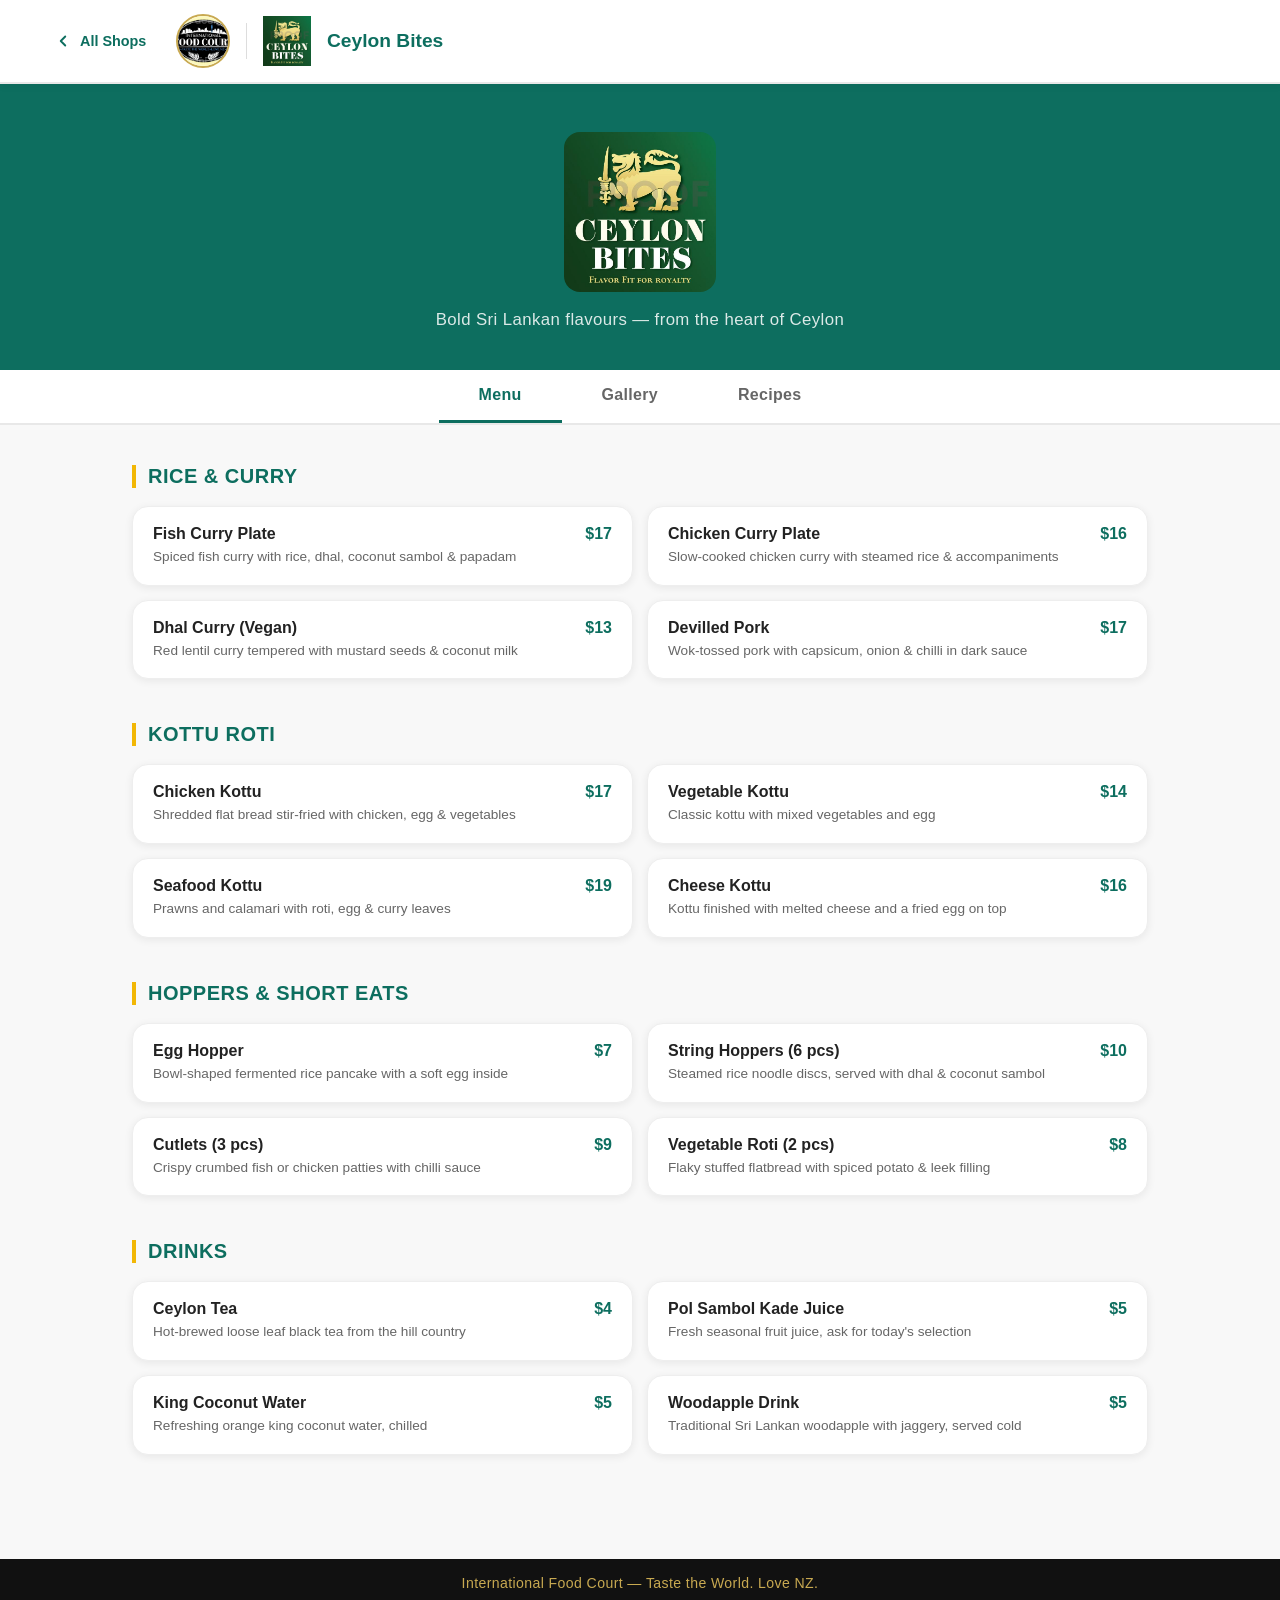
<file: shops/ceylon-bites.html>
<!DOCTYPE html>
<html lang="en">
<head>
  <meta charset="UTF-8" />
  <meta name="viewport" content="width=device-width, initial-scale=1.0" />
  <title>Ceylon Bites – Sri Lankan Kitchen</title>
  <link rel="stylesheet" href="../css/shop.css" />
  <style>
    :root {
      --brand:    #0d6e5f;
      --brand-dk: #085448;
      --accent:   #f2b705;
    }
  </style>
</head>
<body>

  <header class="top-bar">
    <a class="back-btn" href="../index.html">
      <svg viewBox="0 0 24 24" fill="none" stroke="currentColor" stroke-width="2.5" stroke-linecap="round" stroke-linejoin="round"><polyline points="15 18 9 12 15 6"/></svg>
      All Shops
    </a>
    <div class="top-bar-fc-logo"><img src="../images/logos/food-court-logo.jpeg" alt="International Food Court" /></div>
    <div class="top-bar-divider"></div>
    <img class="top-bar-shop-logo" src="../images/logos/ceylon-bites.jpeg" alt="Ceylon Bites" />
    <span class="top-bar-shop-name">Ceylon Bites</span>
  </header>

  <section class="shop-hero">
    <img class="hero-logo" src="../images/logos/ceylon-bites.jpeg" alt="Ceylon Bites" />
    <p class="hero-tagline">Bold Sri Lankan flavours — from the heart of Ceylon</p>
  </section>

  <nav class="tab-nav">
    <button class="tab-btn active" data-tab="menu">Menu</button>
    <button class="tab-btn" data-tab="gallery">Gallery</button>
    <button class="tab-btn" data-tab="recipes">Recipes</button>
  </nav>

  <div class="shop-content">

    <!-- MENU -->
    <div class="tab-panel active" id="menu">

      <div class="menu-category">
        <h2 class="category-title">Rice & Curry</h2>
        <div class="menu-items">
          <div class="menu-item">
            <div class="item-info"><div class="item-name">Fish Curry Plate</div><div class="item-desc">Spiced fish curry with rice, dhal, coconut sambol & papadam</div></div>
            <span class="item-price">$17</span>
          </div>
          <div class="menu-item">
            <div class="item-info"><div class="item-name">Chicken Curry Plate</div><div class="item-desc">Slow-cooked chicken curry with steamed rice & accompaniments</div></div>
            <span class="item-price">$16</span>
          </div>
          <div class="menu-item">
            <div class="item-info"><div class="item-name">Dhal Curry (Vegan)</div><div class="item-desc">Red lentil curry tempered with mustard seeds & coconut milk</div></div>
            <span class="item-price">$13</span>
          </div>
          <div class="menu-item">
            <div class="item-info"><div class="item-name">Devilled Pork</div><div class="item-desc">Wok-tossed pork with capsicum, onion & chilli in dark sauce</div></div>
            <span class="item-price">$17</span>
          </div>
        </div>
      </div>

      <div class="menu-category">
        <h2 class="category-title">Kottu Roti</h2>
        <div class="menu-items">
          <div class="menu-item">
            <div class="item-info"><div class="item-name">Chicken Kottu</div><div class="item-desc">Shredded flat bread stir-fried with chicken, egg & vegetables</div></div>
            <span class="item-price">$17</span>
          </div>
          <div class="menu-item">
            <div class="item-info"><div class="item-name">Vegetable Kottu</div><div class="item-desc">Classic kottu with mixed vegetables and egg</div></div>
            <span class="item-price">$14</span>
          </div>
          <div class="menu-item">
            <div class="item-info"><div class="item-name">Seafood Kottu</div><div class="item-desc">Prawns and calamari with roti, egg & curry leaves</div></div>
            <span class="item-price">$19</span>
          </div>
          <div class="menu-item">
            <div class="item-info"><div class="item-name">Cheese Kottu</div><div class="item-desc">Kottu finished with melted cheese and a fried egg on top</div></div>
            <span class="item-price">$16</span>
          </div>
        </div>
      </div>

      <div class="menu-category">
        <h2 class="category-title">Hoppers & Short Eats</h2>
        <div class="menu-items">
          <div class="menu-item">
            <div class="item-info"><div class="item-name">Egg Hopper</div><div class="item-desc">Bowl-shaped fermented rice pancake with a soft egg inside</div></div>
            <span class="item-price">$7</span>
          </div>
          <div class="menu-item">
            <div class="item-info"><div class="item-name">String Hoppers (6 pcs)</div><div class="item-desc">Steamed rice noodle discs, served with dhal & coconut sambol</div></div>
            <span class="item-price">$10</span>
          </div>
          <div class="menu-item">
            <div class="item-info"><div class="item-name">Cutlets (3 pcs)</div><div class="item-desc">Crispy crumbed fish or chicken patties with chilli sauce</div></div>
            <span class="item-price">$9</span>
          </div>
          <div class="menu-item">
            <div class="item-info"><div class="item-name">Vegetable Roti (2 pcs)</div><div class="item-desc">Flaky stuffed flatbread with spiced potato & leek filling</div></div>
            <span class="item-price">$8</span>
          </div>
        </div>
      </div>

      <div class="menu-category">
        <h2 class="category-title">Drinks</h2>
        <div class="menu-items">
          <div class="menu-item">
            <div class="item-info"><div class="item-name">Ceylon Tea</div><div class="item-desc">Hot-brewed loose leaf black tea from the hill country</div></div>
            <span class="item-price">$4</span>
          </div>
          <div class="menu-item">
            <div class="item-info"><div class="item-name">Pol Sambol Kade Juice</div><div class="item-desc">Fresh seasonal fruit juice, ask for today's selection</div></div>
            <span class="item-price">$5</span>
          </div>
          <div class="menu-item">
            <div class="item-info"><div class="item-name">King Coconut Water</div><div class="item-desc">Refreshing orange king coconut water, chilled</div></div>
            <span class="item-price">$5</span>
          </div>
          <div class="menu-item">
            <div class="item-info"><div class="item-name">Woodapple Drink</div><div class="item-desc">Traditional Sri Lankan woodapple with jaggery, served cold</div></div>
            <span class="item-price">$5</span>
          </div>
        </div>
      </div>
    </div>

    <!-- GALLERY -->
    <div class="tab-panel" id="gallery">
      <div class="gallery-grid">
        <div class="gallery-item"><div class="gallery-placeholder"><svg viewBox="0 0 24 24" fill="none" stroke="currentColor" stroke-width="1.5"><rect x="3" y="3" width="18" height="18" rx="2"/><circle cx="8.5" cy="8.5" r="1.5"/><polyline points="21 15 16 10 5 21"/></svg>Rice & Curry Plate</div></div>
        <div class="gallery-item"><div class="gallery-placeholder"><svg viewBox="0 0 24 24" fill="none" stroke="currentColor" stroke-width="1.5"><rect x="3" y="3" width="18" height="18" rx="2"/><circle cx="8.5" cy="8.5" r="1.5"/><polyline points="21 15 16 10 5 21"/></svg>Chicken Kottu</div></div>
        <div class="gallery-item"><div class="gallery-placeholder"><svg viewBox="0 0 24 24" fill="none" stroke="currentColor" stroke-width="1.5"><rect x="3" y="3" width="18" height="18" rx="2"/><circle cx="8.5" cy="8.5" r="1.5"/><polyline points="21 15 16 10 5 21"/></svg>Egg Hopper</div></div>
        <div class="gallery-item"><div class="gallery-placeholder"><svg viewBox="0 0 24 24" fill="none" stroke="currentColor" stroke-width="1.5"><rect x="3" y="3" width="18" height="18" rx="2"/><circle cx="8.5" cy="8.5" r="1.5"/><polyline points="21 15 16 10 5 21"/></svg>String Hoppers</div></div>
        <div class="gallery-item"><div class="gallery-placeholder"><svg viewBox="0 0 24 24" fill="none" stroke="currentColor" stroke-width="1.5"><rect x="3" y="3" width="18" height="18" rx="2"/><circle cx="8.5" cy="8.5" r="1.5"/><polyline points="21 15 16 10 5 21"/></svg>Devilled Pork</div></div>
        <div class="gallery-item"><div class="gallery-placeholder"><svg viewBox="0 0 24 24" fill="none" stroke="currentColor" stroke-width="1.5"><rect x="3" y="3" width="18" height="18" rx="2"/><circle cx="8.5" cy="8.5" r="1.5"/><polyline points="21 15 16 10 5 21"/></svg>Cutlets</div></div>
      </div>
    </div>

    <!-- RECIPES -->
    <div class="tab-panel" id="recipes">

      <div class="recipe-card">
        <div class="recipe-title">Sri Lankan Fish Curry</div>
        <div class="recipe-meta"><span>Serves: 4</span><span>Prep: 15 min</span><span>Cook: 30 min</span></div>
        <div class="recipe-body">
          <div>
            <div class="recipe-section-title">Ingredients</div>
            <ul class="ingredients-list">
              <li>600g firm white fish, cubed</li>
              <li>400ml coconut milk</li>
              <li>2 tbsp Sri Lankan curry powder</li>
              <li>1 tsp turmeric</li>
              <li>1 tsp chilli powder</li>
              <li>1 sprig curry leaves</li>
              <li>2 green chillies, sliced</li>
              <li>1 tbsp tamarind paste</li>
              <li>1 onion, diced</li>
              <li>3 cloves garlic, minced</li>
              <li>1 tsp mustard seeds</li>
              <li>Salt to taste</li>
            </ul>
          </div>
          <div>
            <div class="recipe-section-title">Method</div>
            <ol class="steps-list">
              <li>Marinate fish in turmeric, chilli powder, half the curry powder and salt for 15 minutes.</li>
              <li>Heat oil in a clay pot. Splutter mustard seeds. Add curry leaves, onion and garlic — fry until golden.</li>
              <li>Add remaining curry powder and cook 2 minutes. Add tamarind paste and green chillies.</li>
              <li>Pour in coconut milk, bring to a gentle simmer.</li>
              <li>Add fish and cook 10–12 minutes on low until fish is cooked. Do not stir vigorously — fish will break.</li>
              <li>Adjust salt and tamarind. Serve with steamed rice and coconut sambol.</li>
            </ol>
          </div>
        </div>
      </div>

      <div class="recipe-card">
        <div class="recipe-title">Coconut Sambol</div>
        <div class="recipe-meta"><span>Serves: 6</span><span>Prep: 10 min</span><span>Cook: 0 min</span></div>
        <div class="recipe-body">
          <div>
            <div class="recipe-section-title">Ingredients</div>
            <ul class="ingredients-list">
              <li>2 cups desiccated coconut</li>
              <li>1 small red onion, finely chopped</li>
              <li>2 tsp red chilli flakes</li>
              <li>1 tsp Maldive fish (optional)</li>
              <li>Juice of 1 lime</li>
              <li>Salt to taste</li>
            </ul>
          </div>
          <div>
            <div class="recipe-section-title">Method</div>
            <ol class="steps-list">
              <li>If using desiccated coconut, moisten with a splash of water and mix well.</li>
              <li>Crush Maldive fish (if using) in a mortar and pestle to a coarse powder.</li>
              <li>Combine coconut, onion, chilli flakes and Maldive fish in a bowl.</li>
              <li>Add lime juice and salt. Mix well, rubbing the ingredients together with your hands.</li>
              <li>Taste and adjust chilli, lime and salt. Should be tangy, spicy and fragrant.</li>
              <li>Serve alongside rice & curry, hoppers or string hoppers.</li>
            </ol>
          </div>
        </div>
      </div>

    </div>
  </div>

  <footer class="site-footer">
    <p>International Food Court &mdash; Taste the World. Love NZ.</p>
  </footer>

  <script src="../js/shop.js"></script>
</body>
</html>
</file>
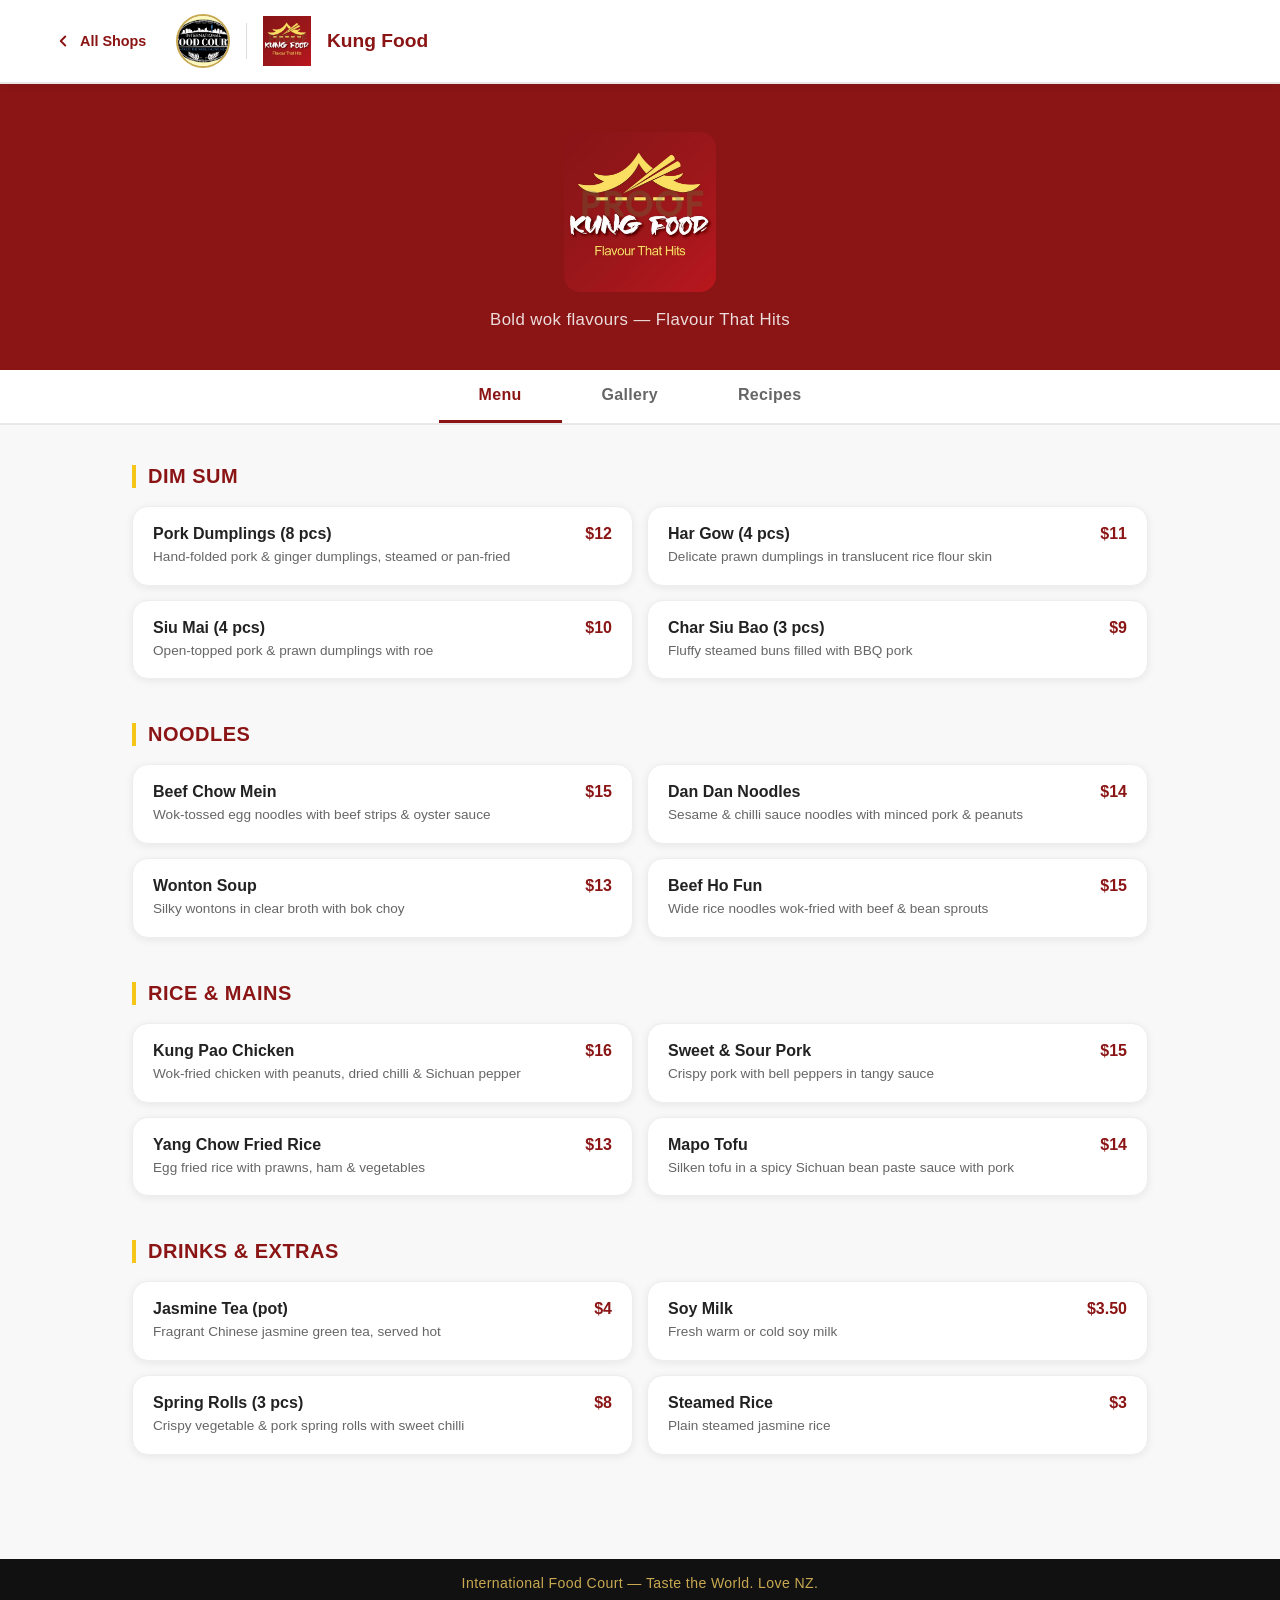
<file: shops/kung-food.html>
<!DOCTYPE html>
<html lang="en">
<head>
  <meta charset="UTF-8" />
  <meta name="viewport" content="width=device-width, initial-scale=1.0" />
  <title>Kung Food – Flavour That Hits</title>
  <link rel="stylesheet" href="../css/shop.css" />
  <style>
    :root {
      --brand:    #8b1515;
      --brand-dk: #6e1010;
      --accent:   #f5c518;
    }
  </style>
</head>
<body>

  <header class="top-bar">
    <a class="back-btn" href="../index.html">
      <svg viewBox="0 0 24 24" fill="none" stroke="currentColor" stroke-width="2.5" stroke-linecap="round" stroke-linejoin="round"><polyline points="15 18 9 12 15 6"/></svg>
      All Shops
    </a>
    <div class="top-bar-fc-logo"><img src="../images/logos/food-court-logo.jpeg" alt="International Food Court" /></div>
    <div class="top-bar-divider"></div>
    <img class="top-bar-shop-logo" src="../images/logos/kung-food.jpeg" alt="Kung Food" />
    <span class="top-bar-shop-name">Kung Food</span>
  </header>

  <section class="shop-hero">
    <img class="hero-logo" src="../images/logos/kung-food.jpeg" alt="Kung Food" />
    <p class="hero-tagline">Bold wok flavours — Flavour That Hits</p>
  </section>

  <nav class="tab-nav">
    <button class="tab-btn active" data-tab="menu">Menu</button>
    <button class="tab-btn" data-tab="gallery">Gallery</button>
    <button class="tab-btn" data-tab="recipes">Recipes</button>
  </nav>

  <div class="shop-content">

    <!-- MENU -->
    <div class="tab-panel active" id="menu">

      <div class="menu-category">
        <h2 class="category-title">Dim Sum</h2>
        <div class="menu-items">
          <div class="menu-item">
            <div class="item-info"><div class="item-name">Pork Dumplings (8 pcs)</div><div class="item-desc">Hand-folded pork & ginger dumplings, steamed or pan-fried</div></div>
            <span class="item-price">$12</span>
          </div>
          <div class="menu-item">
            <div class="item-info"><div class="item-name">Har Gow (4 pcs)</div><div class="item-desc">Delicate prawn dumplings in translucent rice flour skin</div></div>
            <span class="item-price">$11</span>
          </div>
          <div class="menu-item">
            <div class="item-info"><div class="item-name">Siu Mai (4 pcs)</div><div class="item-desc">Open-topped pork & prawn dumplings with roe</div></div>
            <span class="item-price">$10</span>
          </div>
          <div class="menu-item">
            <div class="item-info"><div class="item-name">Char Siu Bao (3 pcs)</div><div class="item-desc">Fluffy steamed buns filled with BBQ pork</div></div>
            <span class="item-price">$9</span>
          </div>
        </div>
      </div>

      <div class="menu-category">
        <h2 class="category-title">Noodles</h2>
        <div class="menu-items">
          <div class="menu-item">
            <div class="item-info"><div class="item-name">Beef Chow Mein</div><div class="item-desc">Wok-tossed egg noodles with beef strips & oyster sauce</div></div>
            <span class="item-price">$15</span>
          </div>
          <div class="menu-item">
            <div class="item-info"><div class="item-name">Dan Dan Noodles</div><div class="item-desc">Sesame & chilli sauce noodles with minced pork & peanuts</div></div>
            <span class="item-price">$14</span>
          </div>
          <div class="menu-item">
            <div class="item-info"><div class="item-name">Wonton Soup</div><div class="item-desc">Silky wontons in clear broth with bok choy</div></div>
            <span class="item-price">$13</span>
          </div>
          <div class="menu-item">
            <div class="item-info"><div class="item-name">Beef Ho Fun</div><div class="item-desc">Wide rice noodles wok-fried with beef & bean sprouts</div></div>
            <span class="item-price">$15</span>
          </div>
        </div>
      </div>

      <div class="menu-category">
        <h2 class="category-title">Rice & Mains</h2>
        <div class="menu-items">
          <div class="menu-item">
            <div class="item-info"><div class="item-name">Kung Pao Chicken</div><div class="item-desc">Wok-fried chicken with peanuts, dried chilli & Sichuan pepper</div></div>
            <span class="item-price">$16</span>
          </div>
          <div class="menu-item">
            <div class="item-info"><div class="item-name">Sweet & Sour Pork</div><div class="item-desc">Crispy pork with bell peppers in tangy sauce</div></div>
            <span class="item-price">$15</span>
          </div>
          <div class="menu-item">
            <div class="item-info"><div class="item-name">Yang Chow Fried Rice</div><div class="item-desc">Egg fried rice with prawns, ham & vegetables</div></div>
            <span class="item-price">$13</span>
          </div>
          <div class="menu-item">
            <div class="item-info"><div class="item-name">Mapo Tofu</div><div class="item-desc">Silken tofu in a spicy Sichuan bean paste sauce with pork</div></div>
            <span class="item-price">$14</span>
          </div>
        </div>
      </div>

      <div class="menu-category">
        <h2 class="category-title">Drinks & Extras</h2>
        <div class="menu-items">
          <div class="menu-item">
            <div class="item-info"><div class="item-name">Jasmine Tea (pot)</div><div class="item-desc">Fragrant Chinese jasmine green tea, served hot</div></div>
            <span class="item-price">$4</span>
          </div>
          <div class="menu-item">
            <div class="item-info"><div class="item-name">Soy Milk</div><div class="item-desc">Fresh warm or cold soy milk</div></div>
            <span class="item-price">$3.50</span>
          </div>
          <div class="menu-item">
            <div class="item-info"><div class="item-name">Spring Rolls (3 pcs)</div><div class="item-desc">Crispy vegetable & pork spring rolls with sweet chilli</div></div>
            <span class="item-price">$8</span>
          </div>
          <div class="menu-item">
            <div class="item-info"><div class="item-name">Steamed Rice</div><div class="item-desc">Plain steamed jasmine rice</div></div>
            <span class="item-price">$3</span>
          </div>
        </div>
      </div>
    </div>

    <!-- GALLERY -->
    <div class="tab-panel" id="gallery">
      <div class="gallery-grid">
        <div class="gallery-item"><div class="gallery-placeholder"><svg viewBox="0 0 24 24" fill="none" stroke="currentColor" stroke-width="1.5"><rect x="3" y="3" width="18" height="18" rx="2"/><circle cx="8.5" cy="8.5" r="1.5"/><polyline points="21 15 16 10 5 21"/></svg>Pork Dumplings</div></div>
        <div class="gallery-item"><div class="gallery-placeholder"><svg viewBox="0 0 24 24" fill="none" stroke="currentColor" stroke-width="1.5"><rect x="3" y="3" width="18" height="18" rx="2"/><circle cx="8.5" cy="8.5" r="1.5"/><polyline points="21 15 16 10 5 21"/></svg>Kung Pao Chicken</div></div>
        <div class="gallery-item"><div class="gallery-placeholder"><svg viewBox="0 0 24 24" fill="none" stroke="currentColor" stroke-width="1.5"><rect x="3" y="3" width="18" height="18" rx="2"/><circle cx="8.5" cy="8.5" r="1.5"/><polyline points="21 15 16 10 5 21"/></svg>Dan Dan Noodles</div></div>
        <div class="gallery-item"><div class="gallery-placeholder"><svg viewBox="0 0 24 24" fill="none" stroke="currentColor" stroke-width="1.5"><rect x="3" y="3" width="18" height="18" rx="2"/><circle cx="8.5" cy="8.5" r="1.5"/><polyline points="21 15 16 10 5 21"/></svg>Dim Sum Basket</div></div>
        <div class="gallery-item"><div class="gallery-placeholder"><svg viewBox="0 0 24 24" fill="none" stroke="currentColor" stroke-width="1.5"><rect x="3" y="3" width="18" height="18" rx="2"/><circle cx="8.5" cy="8.5" r="1.5"/><polyline points="21 15 16 10 5 21"/></svg>Beef Ho Fun</div></div>
        <div class="gallery-item"><div class="gallery-placeholder"><svg viewBox="0 0 24 24" fill="none" stroke="currentColor" stroke-width="1.5"><rect x="3" y="3" width="18" height="18" rx="2"/><circle cx="8.5" cy="8.5" r="1.5"/><polyline points="21 15 16 10 5 21"/></svg>Mapo Tofu</div></div>
      </div>
    </div>

    <!-- RECIPES -->
    <div class="tab-panel" id="recipes">

      <div class="recipe-card">
        <div class="recipe-title">Kung Pao Chicken</div>
        <div class="recipe-meta"><span>Serves: 3–4</span><span>Prep: 15 min</span><span>Cook: 15 min</span></div>
        <div class="recipe-body">
          <div>
            <div class="recipe-section-title">Ingredients</div>
            <ul class="ingredients-list">
              <li>500g chicken thigh, diced</li>
              <li>80g roasted peanuts</li>
              <li>8–10 dried red chillies</li>
              <li>1 tsp Sichuan peppercorns</li>
              <li>3 cloves garlic, minced</li>
              <li>1 tsp fresh ginger, grated</li>
              <li>3 spring onions, chopped</li>
              <li>2 tbsp soy sauce</li>
              <li>1 tbsp Shaoxing wine</li>
              <li>1 tsp sesame oil</li>
              <li>1 tsp sugar</li>
              <li>1 tsp cornflour</li>
            </ul>
          </div>
          <div>
            <div class="recipe-section-title">Method</div>
            <ol class="steps-list">
              <li>Marinate chicken in soy sauce, Shaoxing wine and cornflour for 15 minutes.</li>
              <li>Heat wok over high heat. Add oil and fry dried chillies and Sichuan peppercorns until fragrant, about 30 seconds.</li>
              <li>Add garlic and ginger, stir-fry for 30 seconds.</li>
              <li>Add chicken, spreading out evenly. Let it sear for 1 minute then stir-fry until cooked through.</li>
              <li>Mix soy sauce, sugar, a dash of vinegar and cornflour to make sauce. Pour into wok.</li>
              <li>Toss through peanuts and spring onions. Finish with sesame oil. Serve immediately with steamed rice.</li>
            </ol>
          </div>
        </div>
      </div>

      <div class="recipe-card">
        <div class="recipe-title">Pan-Fried Pork Dumplings</div>
        <div class="recipe-meta"><span>Makes: 24 pcs</span><span>Prep: 45 min</span><span>Cook: 15 min</span></div>
        <div class="recipe-body">
          <div>
            <div class="recipe-section-title">Ingredients</div>
            <ul class="ingredients-list">
              <li>250g ground pork</li>
              <li>100g napa cabbage, salted & squeezed</li>
              <li>2 tbsp soy sauce</li>
              <li>1 tbsp sesame oil</li>
              <li>1 tbsp Shaoxing wine</li>
              <li>1 tsp fresh ginger, grated</li>
              <li>2 spring onions, finely chopped</li>
              <li>24 round dumpling wrappers</li>
              <li>Dipping: soy sauce, rice vinegar, chilli oil</li>
            </ul>
          </div>
          <div>
            <div class="recipe-section-title">Method</div>
            <ol class="steps-list">
              <li>Mix pork, cabbage, soy sauce, sesame oil, wine, ginger and spring onions. Stir in one direction until sticky.</li>
              <li>Place 1 tsp filling in centre of wrapper. Fold and pleat edges to seal.</li>
              <li>Heat oil in a flat pan over medium-high heat. Add dumplings flat-side down.</li>
              <li>Fry until bases are golden, about 3 minutes. Add 80ml water, cover immediately.</li>
              <li>Steam until water evaporates and bases are crispy again, about 6 minutes.</li>
              <li>Serve with soy sauce, rice vinegar and chilli oil for dipping.</li>
            </ol>
          </div>
        </div>
      </div>

    </div>
  </div>

  <footer class="site-footer">
    <p>International Food Court &mdash; Taste the World. Love NZ.</p>
  </footer>

  <script src="../js/shop.js"></script>
</body>
</html>
</file>
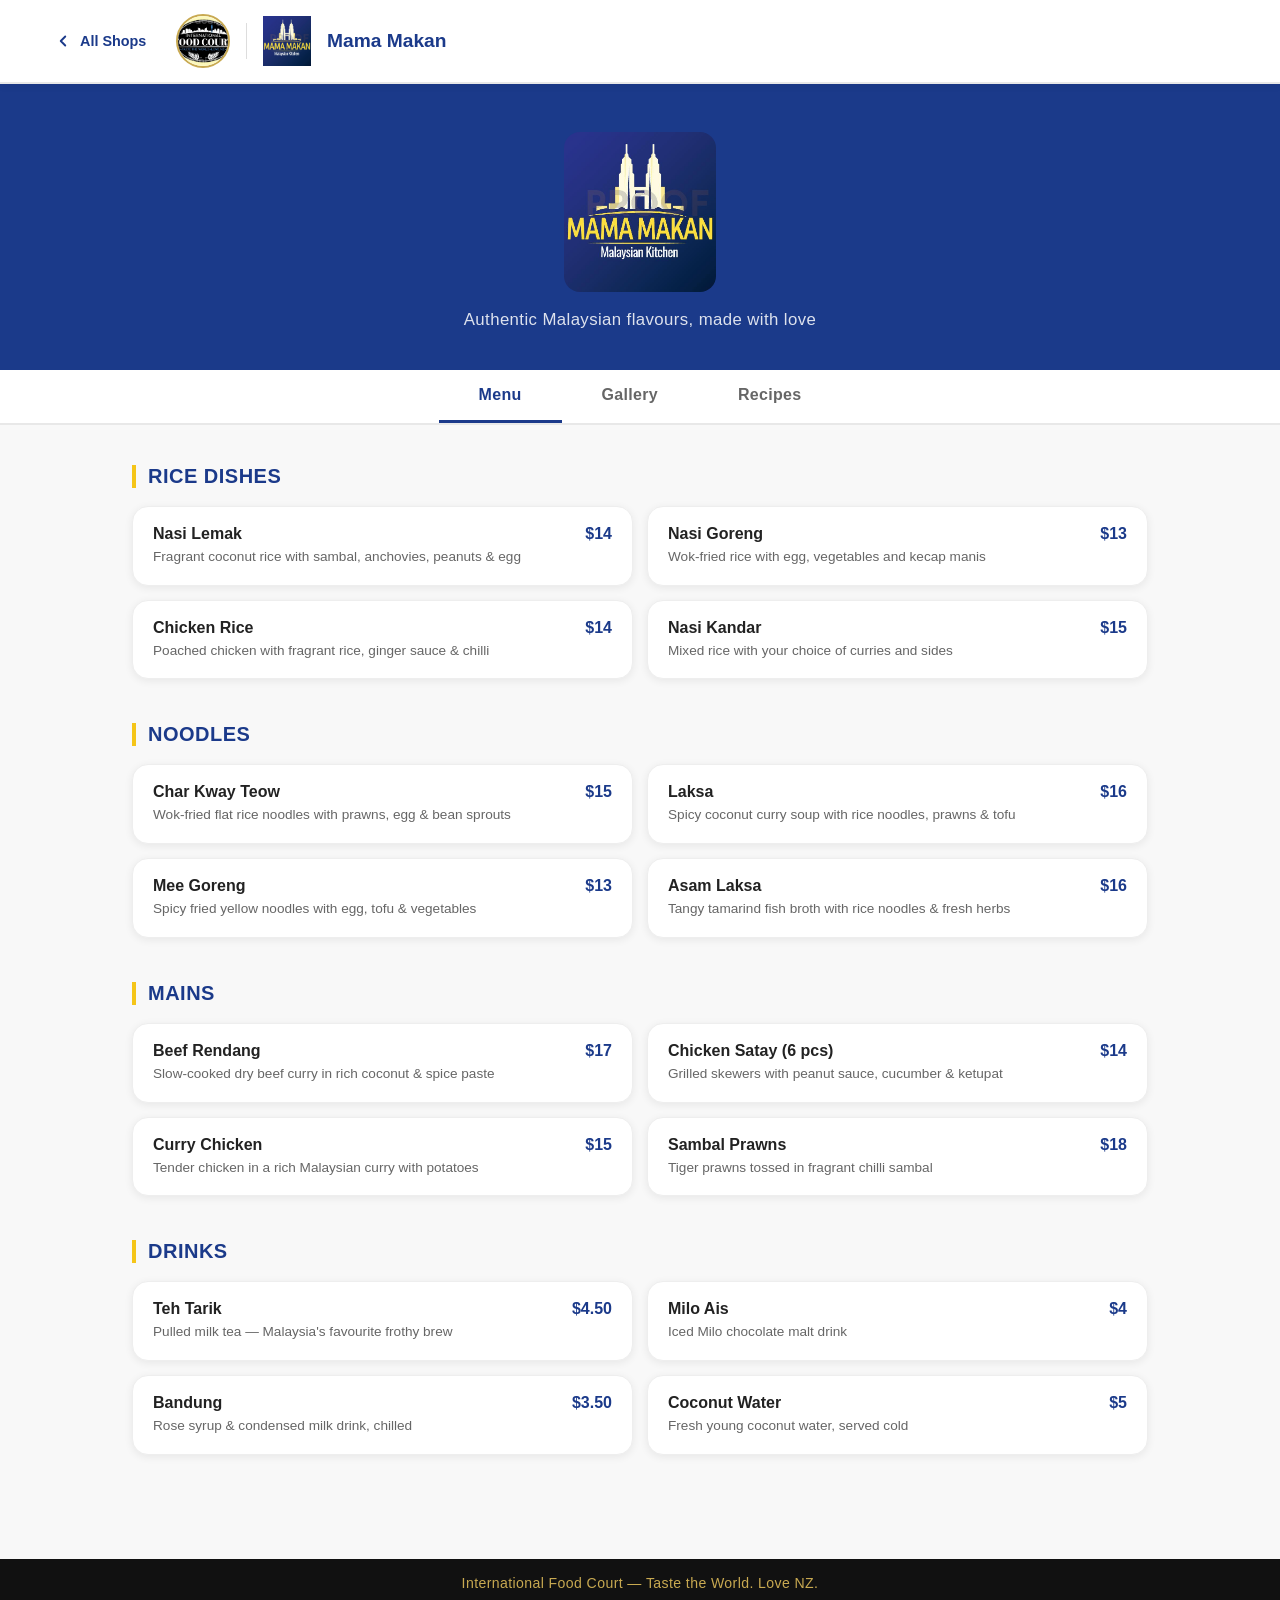
<file: shops/mama-makan.html>
<!DOCTYPE html>
<html lang="en">
<head>
  <meta charset="UTF-8" />
  <meta name="viewport" content="width=device-width, initial-scale=1.0" />
  <title>Mama Makan – Malaysian Kitchen</title>
  <link rel="stylesheet" href="../css/shop.css" />
  <style>
    :root {
      --brand:    #1b3a8a;
      --brand-dk: #142d6e;
      --accent:   #f5c518;
    }
  </style>
</head>
<body>

  <!-- Top Bar -->
  <header class="top-bar">
    <a class="back-btn" href="../index.html">
      <svg viewBox="0 0 24 24" fill="none" stroke="currentColor" stroke-width="2.5" stroke-linecap="round" stroke-linejoin="round"><polyline points="15 18 9 12 15 6"/></svg>
      All Shops
    </a>
    <div class="top-bar-fc-logo">
      <img src="../images/logos/food-court-logo.jpeg" alt="International Food Court" />
    </div>
    <div class="top-bar-divider"></div>
    <img class="top-bar-shop-logo" src="../images/logos/mama-makan.jpeg" alt="Mama Makan" />
    <span class="top-bar-shop-name">Mama Makan</span>
  </header>

  <!-- Hero -->
  <section class="shop-hero">
    <img class="hero-logo" src="../images/logos/mama-makan.jpeg" alt="Mama Makan" />
    <p class="hero-tagline">Authentic Malaysian flavours, made with love</p>
  </section>

  <!-- Tabs -->
  <nav class="tab-nav">
    <button class="tab-btn active" data-tab="menu">Menu</button>
    <button class="tab-btn" data-tab="gallery">Gallery</button>
    <button class="tab-btn" data-tab="recipes">Recipes</button>
  </nav>

  <!-- Content -->
  <div class="shop-content">

    <!-- MENU -->
    <div class="tab-panel active" id="menu">

      <div class="menu-category">
        <h2 class="category-title">Rice Dishes</h2>
        <div class="menu-items">
          <div class="menu-item">
            <div class="item-info"><div class="item-name">Nasi Lemak</div><div class="item-desc">Fragrant coconut rice with sambal, anchovies, peanuts & egg</div></div>
            <span class="item-price">$14</span>
          </div>
          <div class="menu-item">
            <div class="item-info"><div class="item-name">Nasi Goreng</div><div class="item-desc">Wok-fried rice with egg, vegetables and kecap manis</div></div>
            <span class="item-price">$13</span>
          </div>
          <div class="menu-item">
            <div class="item-info"><div class="item-name">Chicken Rice</div><div class="item-desc">Poached chicken with fragrant rice, ginger sauce & chilli</div></div>
            <span class="item-price">$14</span>
          </div>
          <div class="menu-item">
            <div class="item-info"><div class="item-name">Nasi Kandar</div><div class="item-desc">Mixed rice with your choice of curries and sides</div></div>
            <span class="item-price">$15</span>
          </div>
        </div>
      </div>

      <div class="menu-category">
        <h2 class="category-title">Noodles</h2>
        <div class="menu-items">
          <div class="menu-item">
            <div class="item-info"><div class="item-name">Char Kway Teow</div><div class="item-desc">Wok-fried flat rice noodles with prawns, egg & bean sprouts</div></div>
            <span class="item-price">$15</span>
          </div>
          <div class="menu-item">
            <div class="item-info"><div class="item-name">Laksa</div><div class="item-desc">Spicy coconut curry soup with rice noodles, prawns & tofu</div></div>
            <span class="item-price">$16</span>
          </div>
          <div class="menu-item">
            <div class="item-info"><div class="item-name">Mee Goreng</div><div class="item-desc">Spicy fried yellow noodles with egg, tofu & vegetables</div></div>
            <span class="item-price">$13</span>
          </div>
          <div class="menu-item">
            <div class="item-info"><div class="item-name">Asam Laksa</div><div class="item-desc">Tangy tamarind fish broth with rice noodles & fresh herbs</div></div>
            <span class="item-price">$16</span>
          </div>
        </div>
      </div>

      <div class="menu-category">
        <h2 class="category-title">Mains</h2>
        <div class="menu-items">
          <div class="menu-item">
            <div class="item-info"><div class="item-name">Beef Rendang</div><div class="item-desc">Slow-cooked dry beef curry in rich coconut & spice paste</div></div>
            <span class="item-price">$17</span>
          </div>
          <div class="menu-item">
            <div class="item-info"><div class="item-name">Chicken Satay (6 pcs)</div><div class="item-desc">Grilled skewers with peanut sauce, cucumber & ketupat</div></div>
            <span class="item-price">$14</span>
          </div>
          <div class="menu-item">
            <div class="item-info"><div class="item-name">Curry Chicken</div><div class="item-desc">Tender chicken in a rich Malaysian curry with potatoes</div></div>
            <span class="item-price">$15</span>
          </div>
          <div class="menu-item">
            <div class="item-info"><div class="item-name">Sambal Prawns</div><div class="item-desc">Tiger prawns tossed in fragrant chilli sambal</div></div>
            <span class="item-price">$18</span>
          </div>
        </div>
      </div>

      <div class="menu-category">
        <h2 class="category-title">Drinks</h2>
        <div class="menu-items">
          <div class="menu-item">
            <div class="item-info"><div class="item-name">Teh Tarik</div><div class="item-desc">Pulled milk tea — Malaysia's favourite frothy brew</div></div>
            <span class="item-price">$4.50</span>
          </div>
          <div class="menu-item">
            <div class="item-info"><div class="item-name">Milo Ais</div><div class="item-desc">Iced Milo chocolate malt drink</div></div>
            <span class="item-price">$4</span>
          </div>
          <div class="menu-item">
            <div class="item-info"><div class="item-name">Bandung</div><div class="item-desc">Rose syrup & condensed milk drink, chilled</div></div>
            <span class="item-price">$3.50</span>
          </div>
          <div class="menu-item">
            <div class="item-info"><div class="item-name">Coconut Water</div><div class="item-desc">Fresh young coconut water, served cold</div></div>
            <span class="item-price">$5</span>
          </div>
        </div>
      </div>
    </div>

    <!-- GALLERY -->
    <div class="tab-panel" id="gallery">
      <div class="gallery-grid">
        <div class="gallery-item"><div class="gallery-placeholder"><svg viewBox="0 0 24 24" fill="none" stroke="currentColor" stroke-width="1.5"><rect x="3" y="3" width="18" height="18" rx="2"/><circle cx="8.5" cy="8.5" r="1.5"/><polyline points="21 15 16 10 5 21"/></svg>Nasi Lemak</div></div>
        <div class="gallery-item"><div class="gallery-placeholder"><svg viewBox="0 0 24 24" fill="none" stroke="currentColor" stroke-width="1.5"><rect x="3" y="3" width="18" height="18" rx="2"/><circle cx="8.5" cy="8.5" r="1.5"/><polyline points="21 15 16 10 5 21"/></svg>Char Kway Teow</div></div>
        <div class="gallery-item"><div class="gallery-placeholder"><svg viewBox="0 0 24 24" fill="none" stroke="currentColor" stroke-width="1.5"><rect x="3" y="3" width="18" height="18" rx="2"/><circle cx="8.5" cy="8.5" r="1.5"/><polyline points="21 15 16 10 5 21"/></svg>Beef Rendang</div></div>
        <div class="gallery-item"><div class="gallery-placeholder"><svg viewBox="0 0 24 24" fill="none" stroke="currentColor" stroke-width="1.5"><rect x="3" y="3" width="18" height="18" rx="2"/><circle cx="8.5" cy="8.5" r="1.5"/><polyline points="21 15 16 10 5 21"/></svg>Laksa</div></div>
        <div class="gallery-item"><div class="gallery-placeholder"><svg viewBox="0 0 24 24" fill="none" stroke="currentColor" stroke-width="1.5"><rect x="3" y="3" width="18" height="18" rx="2"/><circle cx="8.5" cy="8.5" r="1.5"/><polyline points="21 15 16 10 5 21"/></svg>Chicken Satay</div></div>
        <div class="gallery-item"><div class="gallery-placeholder"><svg viewBox="0 0 24 24" fill="none" stroke="currentColor" stroke-width="1.5"><rect x="3" y="3" width="18" height="18" rx="2"/><circle cx="8.5" cy="8.5" r="1.5"/><polyline points="21 15 16 10 5 21"/></svg>Teh Tarik</div></div>
      </div>
    </div>

    <!-- RECIPES -->
    <div class="tab-panel" id="recipes">

      <div class="recipe-card">
        <div class="recipe-title">Classic Nasi Lemak</div>
        <div class="recipe-meta"><span>Serves: 4</span><span>Prep: 20 min</span><span>Cook: 40 min</span></div>
        <div class="recipe-body">
          <div>
            <div class="recipe-section-title">Ingredients</div>
            <ul class="ingredients-list">
              <li>2 cups jasmine rice</li>
              <li>400ml coconut milk</li>
              <li>2 pandan leaves, knotted</li>
              <li>1 tsp salt</li>
              <li>4 eggs, hard-boiled</li>
              <li>100g dried anchovies (ikan bilis)</li>
              <li>100g roasted peanuts</li>
              <li>1 cucumber, sliced</li>
              <li>Banana leaf to serve</li>
            </ul>
          </div>
          <div>
            <div class="recipe-section-title">Method</div>
            <ol class="steps-list">
              <li>Wash rice until water runs clear. Drain well.</li>
              <li>Add rice to pot with coconut milk, pandan leaves, salt and enough water to reach 2cm above rice. Cook until tender.</li>
              <li>Fry dried anchovies in oil until golden and crispy. Remove and set aside.</li>
              <li>Make sambal: blend dried chillies, shallots, garlic, belacan. Fry paste until fragrant. Season with sugar, salt and tamarind.</li>
              <li>Serve rice on banana leaf, topped with sambal, anchovies, peanuts, cucumber slices and halved egg.</li>
            </ol>
          </div>
        </div>
      </div>

      <div class="recipe-card">
        <div class="recipe-title">Beef Rendang</div>
        <div class="recipe-meta"><span>Serves: 6</span><span>Prep: 30 min</span><span>Cook: 2.5 hrs</span></div>
        <div class="recipe-body">
          <div>
            <div class="recipe-section-title">Ingredients</div>
            <ul class="ingredients-list">
              <li>1kg beef chuck, cubed</li>
              <li>400ml coconut milk</li>
              <li>2 stalks lemongrass</li>
              <li>6 kaffir lime leaves</li>
              <li>3 tbsp kerisik (toasted coconut)</li>
              <li>2 tbsp palm sugar</li>
              <li>1 tsp turmeric</li>
              <li>Salt to taste</li>
              <li>Rendang spice paste (blend)</li>
            </ul>
          </div>
          <div>
            <div class="recipe-section-title">Method</div>
            <ol class="steps-list">
              <li>Blend shallots, garlic, galangal, ginger, dried chillies and lemongrass into a smooth paste.</li>
              <li>Fry spice paste in oil over medium heat until fragrant and oil splits, about 15 minutes.</li>
              <li>Add beef and coat in the paste. Cook for 10 minutes, stirring frequently.</li>
              <li>Add coconut milk, lemongrass stalks, lime leaves and turmeric. Bring to a simmer.</li>
              <li>Cook uncovered on low heat for 2 hours, stirring occasionally, until liquid evaporates and beef is very tender.</li>
              <li>Add kerisik and palm sugar. Continue cooking until beef is dark and coated. Season with salt.</li>
            </ol>
          </div>
        </div>
      </div>

    </div>
  </div>

  <footer class="site-footer">
    <p>International Food Court &mdash; Taste the World. Love NZ.</p>
  </footer>

  <script src="../js/shop.js"></script>
</body>
</html>
</file>
<file: css/styles.css>
/* ── Reset & Base ─────────────────────────────────── */
*, *::before, *::after { box-sizing: border-box; margin: 0; padding: 0; }

:root {
  --brand:       #1a6b84;
  --brand-dk:    #0d3a4d;
  --accent:      #d4a94a;
  --accent-lt:   #f0c96a;
  --accent-glow: rgba(212,169,74,0.2);
  --bg:          #07090e;
  --card-bg:     #0c1521;
  --card-hover:  #112233;
  --text:        #ffffff;
  --muted:       #6b8fa3;
  --border:      rgba(255,255,255,0.07);
  --glass:       rgba(255,255,255,0.04);
  --section-pad: 96px 48px;
}

body {
  font-family: 'Inter', 'Segoe UI', sans-serif;
  background: var(--bg);
  color: var(--text);
  min-height: 100vh;
  display: flex;
  flex-direction: column;
  overflow-x: hidden;
}

a { text-decoration: none; color: inherit; }
img { display: block; max-width: 100%; }

/* ── Scroll Reveal ─────────────────────────────────── */
.reveal {
  opacity: 0;
  transform: translateY(32px);
  transition: opacity 0.7s cubic-bezier(0.22,1,0.36,1), transform 0.7s cubic-bezier(0.22,1,0.36,1);
}
.reveal.visible {
  opacity: 1;
  transform: translateY(0);
}
.reveal-delay-1 { transition-delay: 0.1s; }
.reveal-delay-2 { transition-delay: 0.2s; }
.reveal-delay-3 { transition-delay: 0.3s; }
.reveal-delay-4 { transition-delay: 0.4s; }
.reveal-delay-5 { transition-delay: 0.5s; }
.reveal-delay-6 { transition-delay: 0.6s; }
.reveal-delay-7 { transition-delay: 0.7s; }
.reveal-delay-8 { transition-delay: 0.8s; }

/* ── Sticky Header ─────────────────────────────────── */
.site-header {
  padding: 14px 48px;
  display: flex;
  align-items: center;
  gap: 16px;
  background: rgba(7,9,14,0.7);
  backdrop-filter: blur(20px);
  -webkit-backdrop-filter: blur(20px);
  border-bottom: 1px solid rgba(212,169,74,0.12);
  position: sticky;
  top: 0;
  z-index: 200;
  transition: padding 0.35s ease, background 0.35s ease, box-shadow 0.35s ease;
}
.site-header.scrolled {
  padding: 10px 48px;
  background: rgba(7,9,14,0.96);
  box-shadow: 0 4px 40px rgba(0,0,0,0.6);
}

.header-logo {
  width: 90px; height: 90px;
  border-radius: 8px;
  overflow: hidden;
  border: 2px solid var(--accent);
  flex-shrink: 0;
  background: #111;
  box-shadow: 0 0 20px var(--accent-glow);
  animation: logoPulse 3s ease-in-out infinite;
}
@keyframes logoPulse {
  0%,100% { box-shadow: 0 0 16px var(--accent-glow); }
  50%      { box-shadow: 0 0 32px rgba(212,169,74,0.35); }
}
.header-logo img { width: 100%; height: 100%; object-fit: contain; }

.header-title {
  font-size: 1.6rem;
  font-weight: 700;
  background: linear-gradient(135deg, #fff 40%, var(--accent-lt) 100%);
  -webkit-background-clip: text;
  -webkit-text-fill-color: transparent;
  background-clip: text;
  letter-spacing: -0.3px;
  line-height: 1.2;
}
.title-small {
  font-size: 0.96rem;
  font-weight: 500;
  letter-spacing: 0.5px;
  background: linear-gradient(135deg, rgba(255,255,255,0.7) 0%, var(--accent) 100%);
  -webkit-background-clip: text;
  -webkit-text-fill-color: transparent;
  background-clip: text;
}
.header-tagline {
  font-size: 0.7rem;
  color: var(--accent);
  letter-spacing: 2px;
  text-transform: uppercase;
  font-weight: 600;
  margin-top: 2px;
}

.header-nav {
  margin-left: auto;
  display: flex;
  gap: 32px;
}
.header-nav a {
  font-size: 0.82rem;
  font-weight: 600;
  color: var(--muted);
  letter-spacing: 0.3px;
  position: relative;
  transition: color 0.2s;
}
.header-nav a::after {
  content: '';
  position: absolute;
  bottom: -3px; left: 0; right: 100%;
  height: 1px;
  background: var(--accent);
  transition: right 0.3s ease;
}
.header-nav a:hover { color: #fff; }
.header-nav a:hover::after { right: 0; }

/* ── Hero Slider ───────────────────────────────────── */
.hero-slider {
  position: relative;
  height: 92vh;
  min-height: 560px;
  overflow: hidden;
}

.slides-track {
  display: flex;
  height: 100%;
  transition: transform 0.85s cubic-bezier(0.77, 0, 0.175, 1);
  will-change: transform;
}

.slide {
  min-width: 100%;
  height: 100%;
  position: relative;
  display: flex;
  align-items: center;
  justify-content: center;
  overflow: hidden;
}

/* Slide backgrounds */
.slide-1 .slide-bg {
  position: absolute; inset: 0;
  background:
    radial-gradient(ellipse at 70% 40%, rgba(26,107,132,0.55) 0%, transparent 60%),
    radial-gradient(ellipse at 20% 80%, rgba(212,169,74,0.08) 0%, transparent 50%),
    linear-gradient(135deg, #040810 0%, #091c2e 40%, #060e18 100%);
  animation: gradDrift 14s ease-in-out infinite alternate;
}
.slide-1 .slide-bg::after {
  content: '';
  position: absolute; inset: 0;
  background: url("data:image/svg+xml,%3Csvg width='60' height='60' viewBox='0 0 60 60' xmlns='http://www.w3.org/2000/svg'%3E%3Cg fill='none' fill-rule='evenodd'%3E%3Cg fill='%23d4a94a' fill-opacity='0.04'%3E%3Cpath d='M36 34v-4h-2v4h-4v2h4v4h2v-4h4v-2h-4zm0-30V0h-2v4h-4v2h4v4h2V6h4V4h-4zM6 34v-4H4v4H0v2h4v4h2v-4h4v-2H6zM6 4V0H4v4H0v2h4v4h2V6h4V4H6z'/%3E%3C/g%3E%3C%2Fg%3E%3C/svg%3E");
}

.slide-2 .slide-bg {
  position: absolute; inset: 0;
  background:
    radial-gradient(ellipse at 30% 60%, rgba(212,169,74,0.2) 0%, transparent 55%),
    radial-gradient(ellipse at 80% 20%, rgba(26,107,132,0.4) 0%, transparent 50%),
    linear-gradient(135deg, #06110a 0%, #0b2018 50%, #06111e 100%);
  animation: gradDrift 18s ease-in-out infinite alternate-reverse;
}

.slide-3 .slide-bg {
  position: absolute; inset: 0;
  background:
    radial-gradient(ellipse at 50% 80%, rgba(212,169,74,0.14) 0%, transparent 60%),
    radial-gradient(ellipse at 20% 20%, rgba(100,20,20,0.3) 0%, transparent 50%),
    linear-gradient(160deg, #150500 0%, #250c00 40%, #0a0d14 100%);
  animation: gradDrift 16s ease-in-out infinite alternate;
}

@keyframes gradDrift {
  0%   { background-position: 0% 50%; filter: brightness(1); }
  50%  { filter: brightness(1.08); }
  100% { background-position: 100% 50%; filter: brightness(1); }
}

.slide-content {
  position: relative;
  z-index: 2;
  text-align: center;
  max-width: 800px;
  padding: 0 32px;
}

.slide-eyebrow {
  font-size: 0.72rem;
  font-weight: 700;
  letter-spacing: 5px;
  text-transform: uppercase;
  color: var(--accent);
  margin-bottom: 20px;
  opacity: 0;
  animation: fadeUp 0.8s 0.3s forwards;
}

.slide-title {
  font-family: 'Playfair Display', serif;
  font-size: clamp(2.8rem, 6vw, 5.4rem);
  font-weight: 700;
  color: #fff;
  line-height: 1.1;
  margin-bottom: 24px;
  opacity: 0;
  animation: fadeUp 0.8s 0.5s forwards;
}
.slide-title em {
  font-style: italic;
  background: linear-gradient(90deg, var(--accent), var(--accent-lt));
  -webkit-background-clip: text;
  -webkit-text-fill-color: transparent;
  background-clip: text;
}

.slide-sub {
  font-size: 1.05rem;
  color: rgba(255,255,255,0.55);
  font-weight: 300;
  line-height: 1.8;
  max-width: 520px;
  margin: 0 auto 44px;
  opacity: 0;
  animation: fadeUp 0.8s 0.7s forwards;
}

.slide-cta {
  display: inline-flex;
  align-items: center;
  gap: 10px;
  background: linear-gradient(135deg, var(--accent), var(--accent-lt));
  color: #0a0600;
  padding: 16px 40px;
  font-size: 0.82rem;
  font-weight: 700;
  letter-spacing: 2px;
  text-transform: uppercase;
  border-radius: 2px;
  position: relative;
  overflow: hidden;
  transition: transform 0.2s, box-shadow 0.2s;
  opacity: 0;
  animation: fadeUp 0.8s 0.9s forwards;
}
.slide-cta::after {
  content: '';
  position: absolute;
  top: 0; left: -100%;
  width: 60%;
  height: 100%;
  background: linear-gradient(90deg, transparent, rgba(255,255,255,0.25), transparent);
  transform: skewX(-20deg);
  animation: shine 3.5s 1.5s ease-in-out infinite;
}
@keyframes shine {
  0%   { left: -100%; }
  40%  { left: 150%; }
  100% { left: 150%; }
}
.slide-cta:hover {
  transform: translateY(-3px);
  box-shadow: 0 12px 36px rgba(212,169,74,0.4);
}

@keyframes fadeUp {
  from { opacity: 0; transform: translateY(28px); }
  to   { opacity: 1; transform: translateY(0); }
}

/* Slider buttons */
.slider-btn {
  position: absolute;
  top: 50%; transform: translateY(-50%);
  z-index: 10;
  background: rgba(255,255,255,0.06);
  border: 1px solid rgba(255,255,255,0.12);
  color: #fff;
  width: 52px; height: 52px;
  border-radius: 50%;
  cursor: pointer;
  display: flex; align-items: center; justify-content: center;
  backdrop-filter: blur(10px);
  transition: background 0.2s, border-color 0.2s, box-shadow 0.2s;
}
.slider-btn:hover {
  background: rgba(212,169,74,0.15);
  border-color: rgba(212,169,74,0.4);
  box-shadow: 0 0 20px rgba(212,169,74,0.2);
}
.slider-btn svg { width: 20px; height: 20px; }
.slider-btn.prev { left: 28px; }
.slider-btn.next { right: 28px; }

/* Dots */
.slider-dots {
  position: absolute;
  bottom: 32px; left: 50%;
  transform: translateX(-50%);
  display: flex; gap: 12px;
  z-index: 10;
}
.dot {
  width: 6px; height: 6px;
  border-radius: 50%;
  background: rgba(255,255,255,0.25);
  border: none; cursor: pointer;
  transition: background 0.3s, transform 0.3s, width 0.3s;
  padding: 0;
}
.dot.active {
  background: var(--accent);
  transform: scale(1.2);
  width: 20px;
  border-radius: 3px;
}

/* Scroll hint */
.hero-scroll-hint {
  position: absolute;
  bottom: 36px; right: 44px;
  color: rgba(255,255,255,0.25);
  animation: bounce 2.5s ease-in-out infinite;
}
.hero-scroll-hint svg { width: 22px; height: 22px; }
@keyframes bounce {
  0%,100% { transform: translateY(0); }
  50%      { transform: translateY(9px); }
}

/* ── Info Bar ──────────────────────────────────────── */
.info-bar {
  background: linear-gradient(135deg, #0a1520 0%, #0d1c2b 100%);
  border-bottom: 1px solid var(--border);
  border-top: 1px solid rgba(212,169,74,0.1);
}
.info-bar-inner {
  max-width: 1100px;
  margin: 0 auto;
  padding: 0 48px;
  display: flex;
  align-items: center;
  gap: 0;
}
.info-item {
  display: flex;
  align-items: center;
  gap: 16px;
  padding: 24px 0;
  flex: 1;
}
.info-item svg { width: 20px; height: 20px; color: var(--accent); flex-shrink: 0; }
.info-label { font-size: 0.65rem; font-weight: 700; letter-spacing: 2px; text-transform: uppercase; color: var(--muted); margin-bottom: 4px; }
.info-value { font-size: 0.88rem; font-weight: 500; color: rgba(255,255,255,0.9); }
.info-divider { width: 1px; height: 40px; background: var(--border); margin: 0 32px; flex-shrink: 0; }

/* ── Main Content ──────────────────────────────────── */
.main-content {
  flex: 1;
  max-width: 1200px;
  margin: 0 auto;
  width: 100%;
  padding: 0 48px;
}

/* ── Section shared ────────────────────────────────── */
.section { padding: 100px 0; }
.section + .section { border-top: 1px solid var(--border); }

.section-header {
  text-align: center;
  margin-bottom: 64px;
}
.section-eyebrow {
  display: inline-block;
  font-size: 0.65rem;
  font-weight: 700;
  letter-spacing: 4px;
  text-transform: uppercase;
  color: var(--accent);
  margin-bottom: 16px;
  padding: 5px 16px;
  border: 1px solid rgba(212,169,74,0.25);
  border-radius: 20px;
  background: rgba(212,169,74,0.06);
}
.section-title {
  font-family: 'Playfair Display', serif;
  font-size: clamp(1.9rem, 3.5vw, 3rem);
  font-weight: 700;
  background: linear-gradient(135deg, #fff 50%, var(--accent-lt) 100%);
  -webkit-background-clip: text;
  -webkit-text-fill-color: transparent;
  background-clip: text;
  line-height: 1.15;
  margin-bottom: 16px;
}
.section-sub {
  font-size: 0.95rem;
  color: var(--muted);
  font-weight: 300;
  max-width: 480px;
  margin: 0 auto;
  line-height: 1.8;
}

.section-label {
  display: flex;
  align-items: center;
  gap: 16px;
  margin-bottom: 28px;
}
.section-label h2 {
  font-size: 0.65rem;
  font-weight: 700;
  letter-spacing: 3px;
  text-transform: uppercase;
  color: var(--muted);
  white-space: nowrap;
}
.section-label-line {
  flex: 1;
  height: 1px;
  background: linear-gradient(90deg, var(--border), transparent);
}

/* ── Shop Grid ─────────────────────────────────────── */
.shop-grid {
  display: grid;
  grid-template-columns: repeat(4, 1fr);
  gap: 18px;
}

.shop-card {
  position: relative;
  border-radius: 18px;
  display: flex;
  flex-direction: column;
  align-items: center;
  justify-content: center;
  padding: 36px 16px 28px;
  background: var(--card-bg);
  border: 1px solid var(--border);
  cursor: pointer;
  transition: transform 0.3s cubic-bezier(0.22,1,0.36,1),
              box-shadow 0.3s ease,
              background 0.3s ease,
              border-color 0.3s ease;
  box-shadow: 0 4px 24px rgba(0,0,0,0.4);
  text-align: center;
  gap: 18px;
  overflow: hidden;
}
.shop-card::before {
  content: '';
  position: absolute;
  top: 0; left: 0; right: 0;
  height: 2px;
  background: linear-gradient(90deg, var(--brand), var(--accent), var(--accent-lt));
  opacity: 0;
  transition: opacity 0.3s;
}
.shop-card::after {
  content: '';
  position: absolute;
  inset: 0;
  border-radius: 18px;
  background: radial-gradient(ellipse at 50% 0%, rgba(212,169,74,0.08) 0%, transparent 70%);
  opacity: 0;
  transition: opacity 0.3s;
}
.shop-card:hover {
  transform: translateY(-8px);
  box-shadow: 0 24px 56px rgba(0,0,0,0.5), 0 0 0 1px rgba(212,169,74,0.2);
  background: var(--card-hover);
  border-color: rgba(212,169,74,0.2);
}
.shop-card:hover::before { opacity: 1; }
.shop-card:hover::after  { opacity: 1; }

.shop-card-logo {
  width: 90px; height: 90px;
  border-radius: 50%;
  overflow: hidden;
  background: rgba(255,255,255,0.05);
  display: flex; align-items: center; justify-content: center;
  border: 2px solid rgba(255,255,255,0.08);
  flex-shrink: 0;
  transition: transform 0.3s ease, border-color 0.3s ease, box-shadow 0.3s ease;
  position: relative;
  z-index: 1;
}
.shop-card:hover .shop-card-logo {
  transform: scale(1.1);
  border-color: rgba(212,169,74,0.4);
  box-shadow: 0 0 20px rgba(212,169,74,0.2);
}
.shop-card-logo img { width: 100%; height: 100%; object-fit: cover; }
.logo-fallback { display: none; font-size: 2.2rem; font-weight: 700; color: rgba(255,255,255,0.15); }

.shop-card-overlay { display: none; }

.shop-card-info { display: flex; flex-direction: column; align-items: center; gap: 5px; position: relative; z-index: 1; }
.shop-name { font-size: 0.9rem; font-weight: 700; color: #fff; line-height: 1.3; }
.shop-cuisine { font-size: 0.7rem; color: var(--muted); font-weight: 400; }

.shop-card.coming-soon { cursor: default; }
.shop-card.coming-soon:hover {
  transform: none;
  box-shadow: 0 4px 24px rgba(0,0,0,0.4);
  background: var(--card-bg);
  border-color: var(--border);
}
.shop-card.coming-soon:hover::before { opacity: 0; }
.shop-card.coming-soon:hover::after  { opacity: 0; }
.shop-card.coming-soon .shop-card-logo img { filter: grayscale(60%) brightness(0.55); }
.shop-card.coming-soon:hover .shop-card-logo { transform: none; border-color: rgba(255,255,255,0.08); box-shadow: none; }

.coming-tag {
  position: absolute;
  top: 14px; right: 14px;
  font-size: 0.58rem;
  font-weight: 700;
  letter-spacing: 1.5px;
  text-transform: uppercase;
  background: rgba(212,169,74,0.1);
  color: var(--accent);
  border: 1px solid rgba(212,169,74,0.25);
  padding: 4px 10px;
  border-radius: 20px;
}

/* ── Reviews ───────────────────────────────────────── */
.reviews-section-wrap {
  background: linear-gradient(135deg, #f5f0e8 0%, #ede8df 50%, #f0ebe2 100%);
  width: 100%;
}
.reviews-inner {
  max-width: 1200px;
  margin: 0 auto;
  padding: 80px 48px;
}

.reviews-top-row {
  display: flex;
  align-items: flex-start;
  justify-content: space-between;
  margin-bottom: 44px;
}

.reviews-heading {
  font-family: 'Inter', sans-serif;
  font-size: clamp(1.55rem, 2.7vw, 2.15rem);
  font-weight: 800;
  color: #111;
  margin-bottom: 8px;
  display: flex;
  align-items: center;
  letter-spacing: -0.5px;
}

.reviews-meta {
  display: flex;
  align-items: center;
  gap: 8px;
}
.reviews-meta .reviews-score {
  font-size: 1.3rem;
  font-weight: 800;
  color: #111;
}
.reviews-meta .reviews-stars {
  color: #e0a800;
  font-size: 1.1rem;
  letter-spacing: 1px;
}
.reviews-meta .reviews-count {
  font-size: 0.85rem;
  color: #777;
}

.leave-review-btn {
  display: inline-block;
  padding: 12px 26px;
  border: 1.5px solid #c8a951;
  border-radius: 50px;
  font-size: 0.82rem;
  font-weight: 600;
  color: #7a6000;
  background: transparent;
  transition: background 0.25s, color 0.25s, box-shadow 0.25s, transform 0.2s;
  white-space: nowrap;
  flex-shrink: 0;
}
.leave-review-btn:hover {
  background: #c8a951;
  color: #fff;
  box-shadow: 0 6px 20px rgba(200,169,81,0.35);
  transform: translateY(-2px);
}

.reviews-grid {
  display: grid;
  grid-template-columns: repeat(4, 1fr);
  gap: 20px;
}

.review-card {
  background: #fff;
  border-radius: 16px;
  padding: 24px;
  box-shadow: 0 4px 20px rgba(0,0,0,0.07);
  border: 1px solid rgba(0,0,0,0.06);
  transition: transform 0.3s ease, box-shadow 0.3s ease;
}
.review-card:hover {
  transform: translateY(-4px);
  box-shadow: 0 12px 36px rgba(0,0,0,0.12);
}

.review-card-top {
  display: flex;
  align-items: center;
  gap: 12px;
  margin-bottom: 14px;
}

.review-avatar {
  width: 42px; height: 42px;
  border-radius: 50%;
  background: linear-gradient(135deg, #e8dfd0, #d4c4a8);
  display: flex; align-items: center; justify-content: center;
  font-size: 1rem;
  font-weight: 700;
  color: #6b5520;
  flex-shrink: 0;
}

.review-person {}
.review-author { font-size: 0.88rem; font-weight: 700; color: #111; }
.review-date { font-size: 0.72rem; color: #aaa; margin-top: 1px; }

.review-stars-row {
  color: #e0a800;
  font-size: 0.95rem;
  letter-spacing: 1px;
  margin-bottom: 12px;
}

.review-text {
  font-size: 0.83rem;
  color: #555;
  line-height: 1.7;
  font-weight: 400;
}

/* ── Directions ────────────────────────────────────── */
.directions-grid {
  display: grid;
  grid-template-columns: 1fr 380px;
  gap: 44px;
  align-items: start;
}

.map-embed {
  border-radius: 20px;
  overflow: hidden;
  height: 420px;
  border: 1px solid var(--border);
  background: var(--card-bg);
  box-shadow: 0 8px 40px rgba(0,0,0,0.4);
}

.directions-info {
  display: flex;
  flex-direction: column;
  gap: 28px;
}

.dir-block {
  display: flex;
  gap: 16px;
  align-items: flex-start;
}
.dir-icon {
  width: 44px; height: 44px;
  border-radius: 12px;
  background: rgba(212,169,74,0.08);
  border: 1px solid rgba(212,169,74,0.18);
  display: flex; align-items: center; justify-content: center;
  flex-shrink: 0;
  transition: background 0.2s, box-shadow 0.2s;
}
.dir-block:hover .dir-icon {
  background: rgba(212,169,74,0.14);
  box-shadow: 0 0 16px rgba(212,169,74,0.15);
}
.dir-icon svg { width: 18px; height: 18px; color: var(--accent); }
.dir-label { font-size: 0.65rem; font-weight: 700; letter-spacing: 2px; text-transform: uppercase; color: var(--muted); margin-bottom: 5px; }
.dir-value { font-size: 0.88rem; color: rgba(255,255,255,0.75); line-height: 1.8; font-weight: 300; }

.get-directions-btn {
  display: inline-flex;
  align-items: center;
  gap: 10px;
  background: linear-gradient(135deg, var(--accent), var(--accent-lt));
  color: #0a0600;
  padding: 15px 26px;
  border-radius: 8px;
  font-size: 0.82rem;
  font-weight: 700;
  letter-spacing: 0.5px;
  transition: transform 0.2s, box-shadow 0.2s;
  margin-top: 8px;
}
.get-directions-btn:hover {
  transform: translateY(-3px);
  box-shadow: 0 10px 28px rgba(212,169,74,0.35);
}
.get-directions-btn svg { width: 16px; height: 16px; }

/* ── Services ──────────────────────────────────────── */
.services-section { padding-bottom: 80px; }
.services-grid {
  display: grid;
  grid-template-columns: repeat(2, 1fr);
  gap: 18px;
}
.service-card {
  display: flex;
  align-items: center;
  gap: 14px;
  background: var(--card-bg);
  border-radius: 14px;
  padding: 18px 20px;
  border: 1px solid var(--border);
  transition: background 0.25s, transform 0.25s, border-color 0.25s, box-shadow 0.25s;
}
.service-card:hover {
  background: var(--card-hover);
  transform: translateY(-3px);
  border-color: rgba(212,169,74,0.2);
  box-shadow: 0 8px 28px rgba(0,0,0,0.3);
}
.service-logo {
  width: 160px; height: 110px;
  border-radius: 12px;
  overflow: hidden;
  background: rgba(255,255,255,0.06);
  display: flex; align-items: center; justify-content: center;
  flex-shrink: 0;
  border: 1px solid var(--border);
}
.service-logo img { width: 100%; height: 100%; object-fit: contain; }
.service-logo .logo-fallback { display: none; }
.service-name { font-size: 0.88rem; font-weight: 700; color: #fff; }
.service-type { font-size: 0.73rem; color: var(--muted); margin-top: 2px; }

/* ── Footer ────────────────────────────────────────── */
.site-footer {
  background: linear-gradient(180deg, #050810 0%, #030508 100%);
  border-top: 1px solid rgba(212,169,74,0.12);
  position: relative;
}
.site-footer::before {
  content: '';
  position: absolute;
  top: 0; left: 0; right: 0;
  height: 1px;
  background: linear-gradient(90deg, transparent, var(--accent), transparent);
  opacity: 0.4;
}
.footer-inner {
  max-width: 1200px;
  margin: 0 auto;
  padding: 56px 48px 44px;
  display: grid;
  grid-template-columns: 1fr auto auto;
  gap: 48px;
  align-items: start;
}
.footer-brand {
  display: flex;
  align-items: center;
  gap: 14px;
}
.footer-logo {
  width: 54px; height: 54px;
  border-radius: 50%;
  overflow: hidden;
  border: 2px solid rgba(212,169,74,0.35);
  flex-shrink: 0;
  box-shadow: 0 0 16px rgba(212,169,74,0.1);
}
.footer-logo img { width: 100%; height: 100%; object-fit: cover; }
.footer-name {
  font-size: 0.95rem;
  font-weight: 700;
  background: linear-gradient(135deg, #fff 50%, var(--accent-lt) 100%);
  -webkit-background-clip: text;
  -webkit-text-fill-color: transparent;
  background-clip: text;
}
.footer-tag { font-size: 0.72rem; color: var(--accent); margin-top: 4px; letter-spacing: 1px; opacity: 0.8; }

.footer-links {
  display: flex;
  flex-direction: column;
  gap: 12px;
}
.footer-links a { font-size: 0.82rem; color: var(--muted); transition: color 0.2s; }
.footer-links a:hover { color: var(--accent); }

.footer-contact {
  display: flex;
  flex-direction: column;
  gap: 8px;
  font-size: 0.82rem;
  color: var(--muted);
  line-height: 1.6;
}

.footer-bottom {
  max-width: 1200px;
  margin: 0 auto;
  padding: 18px 48px;
  border-top: 1px solid var(--border);
  font-size: 0.75rem;
  color: rgba(255,255,255,0.15);
  letter-spacing: 0.5px;
}

/* ── Responsive ─────────────────────────────────────── */
@media (max-width: 1024px) {
  .directions-grid { grid-template-columns: 1fr; }
  .map-embed { height: 340px; }
  .footer-inner { grid-template-columns: 1fr 1fr; gap: 32px; }
}

@media (max-width: 960px) {
  .reviews-grid { grid-template-columns: repeat(2, 1fr); }
}

@media (max-width: 840px) {
  :root { --section-pad: 64px 28px; }
  .site-header { padding: 14px 24px; }
  .site-header.scrolled { padding: 10px 24px; }
  .info-bar-inner { padding: 0 24px; flex-direction: column; gap: 0; }
  .info-item { padding: 16px 0; width: 100%; }
  .info-divider { width: 100%; height: 1px; margin: 0; }
  .main-content { padding: 0 24px; }
  .shop-grid { grid-template-columns: repeat(2, 1fr); gap: 12px; }
  .section { padding: 64px 0; }
  .header-nav { display: none; }
  .reviews-inner { padding: 52px 24px; }
  .reviews-grid { grid-template-columns: 1fr; }
  .services-grid { grid-template-columns: 1fr; }
  .footer-inner { grid-template-columns: 1fr; gap: 28px; padding: 44px 24px 36px; }
  .footer-bottom { padding: 16px 24px; }
}

@media (max-width: 520px) {
  .hero-slider { height: 100svh; }
  .slide-title { font-size: 2.2rem; }
  .slider-btn.prev { left: 12px; }
  .slider-btn.next { right: 12px; }
  .shop-card-logo { width: 74px; height: 74px; }
  .main-content { padding: 0 16px; }
}
</file>
<file: css/shop.css>
/* ── Reset & Base ─────────────────────────────────── */
*, *::before, *::after { box-sizing: border-box; margin: 0; padding: 0; }

:root {
  --brand:    #1a5c6e;
  --brand-dk: #134957;
  --accent:   #f5c518;
  --text:     #222;
  --muted:    #666;
  --bg:       #f8f8f8;
  --card-bg:  #fff;
  --radius:   16px;
}

body {
  font-family: 'Segoe UI', Arial, sans-serif;
  background: var(--bg);
  color: var(--text);
  min-height: 100vh;
  display: flex;
  flex-direction: column;
}

a { color: inherit; text-decoration: none; }
img { display: block; max-width: 100%; }

/* ── Top Bar ──────────────────────────────────────── */
.top-bar {
  display: flex;
  align-items: center;
  gap: 16px;
  padding: 14px 40px;
  background: #fff;
  border-bottom: 2px solid #e8e8e8;
  position: sticky;
  top: 0;
  z-index: 100;
  box-shadow: 0 2px 8px rgba(0,0,0,0.06);
}

.back-btn {
  display: flex;
  align-items: center;
  gap: 8px;
  font-size: 0.9rem;
  font-weight: 600;
  color: var(--brand);
  padding: 8px 14px;
  border-radius: 8px;
  transition: background 0.2s;
  white-space: nowrap;
}
.back-btn:hover { background: #f0f0f0; }
.back-btn svg { width: 18px; height: 18px; }

.top-bar-fc-logo {
  width: 54px;
  height: 54px;
  border-radius: 50%;
  overflow: hidden;
  border: 2px solid #c8a951;
  flex-shrink: 0;
}
.top-bar-fc-logo img { width: 100%; height: 100%; object-fit: cover; }

.top-bar-divider {
  width: 1px;
  height: 36px;
  background: #ddd;
  flex-shrink: 0;
}

.top-bar-shop-logo {
  height: 50px;
  object-fit: contain;
  flex-shrink: 0;
}

.top-bar-shop-name {
  font-size: 1.2rem;
  font-weight: 700;
  color: var(--brand);
}

/* ── Hero ─────────────────────────────────────────── */
.shop-hero {
  background: var(--brand);
  display: flex;
  align-items: center;
  justify-content: center;
  flex-direction: column;
  padding: 48px 40px 40px;
  text-align: center;
  gap: 18px;
  color: #fff;
}

.hero-logo {
  max-width: 220px;
  max-height: 160px;
  object-fit: contain;
  border-radius: 16px;
}

.hero-tagline {
  font-size: 1.05rem;
  opacity: 0.85;
  letter-spacing: 0.4px;
}

/* ── Tab Nav ──────────────────────────────────────── */
.tab-nav {
  display: flex;
  justify-content: center;
  gap: 0;
  background: #fff;
  border-bottom: 2px solid #e8e8e8;
  position: sticky;
  top: 86px;
  z-index: 99;
}

.tab-btn {
  padding: 16px 40px;
  font-size: 1rem;
  font-weight: 600;
  background: none;
  border: none;
  cursor: pointer;
  color: var(--muted);
  border-bottom: 3px solid transparent;
  transition: color 0.2s, border-color 0.2s;
  letter-spacing: 0.3px;
}
.tab-btn:hover { color: var(--brand); }
.tab-btn.active {
  color: var(--brand);
  border-bottom-color: var(--brand);
}

/* ── Tab Panels ───────────────────────────────────── */
.tab-panel { display: none; }
.tab-panel.active { display: block; }

/* ── Main Content ─────────────────────────────────── */
.shop-content {
  flex: 1;
  max-width: 1080px;
  margin: 0 auto;
  width: 100%;
  padding: 40px 32px 60px;
}

/* ── Menu ─────────────────────────────────────────── */
.menu-category {
  margin-bottom: 44px;
}

.category-title {
  font-size: 1.25rem;
  font-weight: 700;
  color: var(--brand);
  border-left: 4px solid var(--accent);
  padding-left: 12px;
  margin-bottom: 18px;
  text-transform: uppercase;
  letter-spacing: 0.5px;
}

.menu-items {
  display: grid;
  grid-template-columns: repeat(2, 1fr);
  gap: 14px;
}

.menu-item {
  background: var(--card-bg);
  border-radius: var(--radius);
  padding: 18px 20px;
  display: flex;
  justify-content: space-between;
  align-items: flex-start;
  gap: 12px;
  box-shadow: 0 2px 8px rgba(0,0,0,0.07);
  border: 1px solid #eee;
  transition: box-shadow 0.2s;
}
.menu-item:hover { box-shadow: 0 4px 16px rgba(0,0,0,0.12); }

.item-info { flex: 1; }
.item-name {
  font-size: 1rem;
  font-weight: 600;
  margin-bottom: 4px;
}
.item-desc {
  font-size: 0.85rem;
  color: var(--muted);
  line-height: 1.45;
}

.item-price {
  font-size: 1rem;
  font-weight: 700;
  color: var(--brand);
  white-space: nowrap;
  flex-shrink: 0;
}

/* ── Gallery ──────────────────────────────────────── */
.gallery-grid {
  display: grid;
  grid-template-columns: repeat(3, 1fr);
  gap: 16px;
}

.gallery-item {
  border-radius: var(--radius);
  overflow: hidden;
  aspect-ratio: 4/3;
  background: #e0e0e0;
  display: flex;
  align-items: center;
  justify-content: center;
  color: #999;
  font-size: 0.85rem;
  font-weight: 500;
}

.gallery-item img {
  width: 100%;
  height: 100%;
  object-fit: cover;
  transition: transform 0.3s;
}
.gallery-item:hover img { transform: scale(1.04); }

.gallery-placeholder {
  display: flex;
  flex-direction: column;
  align-items: center;
  gap: 8px;
  color: #aaa;
  font-size: 0.85rem;
}
.gallery-placeholder svg { width: 40px; height: 40px; opacity: 0.4; }

/* ── Recipes ──────────────────────────────────────── */
.recipe-card {
  background: var(--card-bg);
  border-radius: var(--radius);
  padding: 28px;
  margin-bottom: 24px;
  box-shadow: 0 2px 10px rgba(0,0,0,0.07);
  border: 1px solid #eee;
}

.recipe-title {
  font-size: 1.2rem;
  font-weight: 700;
  color: var(--brand);
  margin-bottom: 6px;
}

.recipe-meta {
  font-size: 0.85rem;
  color: var(--muted);
  margin-bottom: 20px;
  display: flex;
  gap: 20px;
}

.recipe-body {
  display: grid;
  grid-template-columns: 1fr 2fr;
  gap: 24px;
}

.recipe-section-title {
  font-size: 0.9rem;
  font-weight: 700;
  text-transform: uppercase;
  letter-spacing: 0.5px;
  color: var(--muted);
  margin-bottom: 10px;
}

.ingredients-list {
  list-style: none;
  font-size: 0.9rem;
  line-height: 2;
}
.ingredients-list li::before {
  content: '• ';
  color: var(--accent);
  font-weight: 700;
}

.steps-list {
  list-style: none;
  counter-reset: step;
  font-size: 0.9rem;
}
.steps-list li {
  counter-increment: step;
  display: flex;
  gap: 12px;
  margin-bottom: 12px;
  line-height: 1.5;
}
.steps-list li::before {
  content: counter(step);
  background: var(--brand);
  color: #fff;
  border-radius: 50%;
  width: 24px;
  height: 24px;
  min-width: 24px;
  display: flex;
  align-items: center;
  justify-content: center;
  font-size: 0.78rem;
  font-weight: 700;
  margin-top: 2px;
}

/* ── Footer ───────────────────────────────────────── */
.site-footer {
  background: #111;
  color: #c8a951;
  text-align: center;
  padding: 16px 20px;
  font-size: 0.88rem;
  letter-spacing: 0.4px;
  margin-top: auto;
}

/* ── Responsive ───────────────────────────────────── */
@media (max-width: 800px) {
  .menu-items { grid-template-columns: 1fr; }
  .gallery-grid { grid-template-columns: repeat(2, 1fr); }
  .recipe-body { grid-template-columns: 1fr; }
  .top-bar { padding: 12px 20px; }
  .tab-btn { padding: 14px 20px; font-size: 0.9rem; }
  .shop-content { padding: 28px 20px 48px; }
}

@media (max-width: 500px) {
  .gallery-grid { grid-template-columns: 1fr; }
  .top-bar-shop-name { display: none; }
}
</file>
